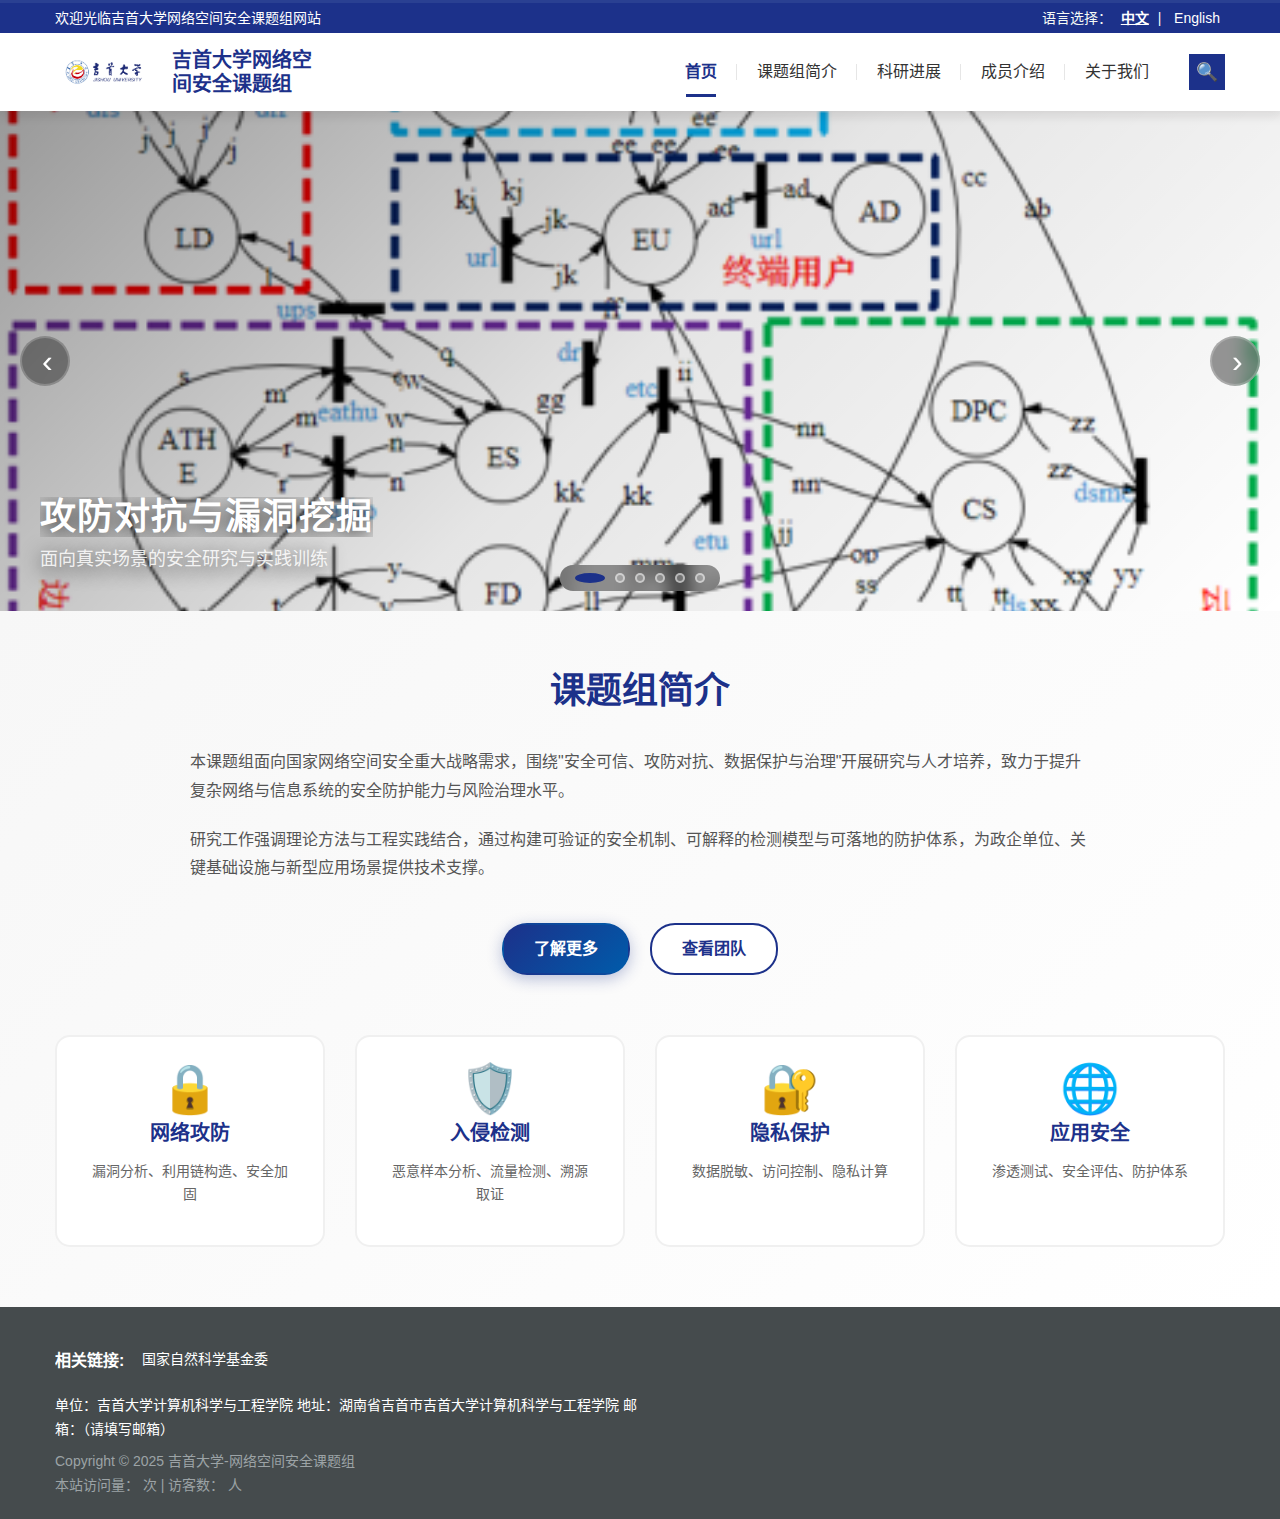
<file: index.html>
<!DOCTYPE html>
<html lang="zh-CN">

<head>
    <meta charset="UTF-8">
    <meta name="viewport" content="width=device-width, initial-scale=1.0">
    <title>首页 - 吉首大学网络空间安全课题组</title>
    <link rel="stylesheet" href="team.css">
</head>

<body>
    <!-- 顶部欢迎栏 -->
    <div class="topper">
        <div class="top">
            <div class="container">
                <div class="welcome" data-i18n="welcome">欢迎光临吉首大学网络空间安全课题组网站</div>
                <div class="top_tel">
                    <span data-i18n="language">语言选择：</span>
                    <a href="#" id="langZh" class="lang-switch active">中文</a>&nbsp;|&nbsp;
                    <a href="#" id="langEn" class="lang-switch">English</a>
                </div>
            </div>
        </div>
        
        <!-- 页眉导航 -->
        <div class="header">
            <div class="container">
                <div class="logo">
                    <a href="index.html">
                        <img src="png/image.png" alt="课题组LOGO">
                        <span class="header-title" data-i18n="site-title">吉首大学网络空间安全课题组</span>
                    </a>
                </div>
                <div class="nav">
                    <ul>
                        <li class="on"><a href="index.html" data-i18n="nav-home">首页</a></li>
                        <li><a href="intro.html" data-i18n="nav-intro">课题组简介</a></li>
                        <li><a href="research.html" data-i18n="nav-research">科研进展</a></li>
                        <li><a href="team.html" data-i18n="nav-team">成员介绍</a></li>
                        <li><a href="about.html" data-i18n="nav-about">关于我们</a></li>
                    </ul>
                </div>
                <div class="search_btnn" id="searchBtn"></div>
                <div class="model-navbtn" id="navBtn"></div>
            </div>
            <!-- 搜索区域 -->
            <div class="search_area" id="searchArea">
                <div class="container">
                    <div class="search_close" id="searchClose">×</div>
                    <div class="search_form">
                        <form method="get" action="#">
                            <input class="box_s" type="text" name="keyword" id="keywords" data-i18n-placeholder="search-placeholder" placeholder="请输入关键词" />
                            <input class="btn_s" type="submit" data-i18n="search-btn" value="搜索" />
                        </form>
                    </div>
                </div>
            </div>
        </div>
    </div>

    <!-- 侧边导航（移动端） -->
    <div class="opacity2" id="opacity2"></div>
    <div class="model-leftnav" id="leftNav">
        <h1 class="model-leftnav-top"><span data-i18n="nav-menu">导航菜单</span></h1>
        <div class="model-leftnav-main">
            <ul class="nnav">
                <li><a href="index.html" class="ce" data-i18n="nav-home">首页</a></li>
                <li><a href="intro.html" class="ce" data-i18n="nav-intro">课题组简介</a></li>
                <li><a href="research.html" class="ce" data-i18n="nav-research">科研进展</a></li>
                <li><a href="team.html" class="ce" data-i18n="nav-team">成员介绍</a></li>
                <li><a href="about.html" class="ce" data-i18n="nav-about">关于我们</a></li>
            </ul>
        </div>
    </div>

    <!-- 轮播图 -->
    <section class="hero-slider" id="model_banner">
        <div class="slider" id="slider">
            <div class="slides">
                <div class="slide active">
                    <img src="png/image copy.png" alt="轮播图1">
                    <div class="caption">
                        <h2 data-i18n="slide1-title">攻防对抗与漏洞挖掘</h2>
                        <p data-i18n="slide1-desc">面向真实场景的安全研究与实践训练</p>
                    </div>
                </div>
                <div class="slide">
                    <img src="png/Secure and Real-Time Traceable Data Sharing  in Cloud-Assisted IoT.png" alt="轮播图2">
                    <div class="caption">
                        <h2 data-i18n="slide2-title">数据安全与隐私保护</h2>
                        <p data-i18n="slide2-desc">访问控制 / 信息流控制 / 隐私计算</p>
                    </div>
                </div>
                <div class="slide">
                    <img src="png/test.png" alt="轮播图3">
                    <div class="caption">
                        <h2 data-i18n="slide3-title">云数据安全与边云协同</h2>
                        <p data-i18n="slide3-desc">安全协议、形式化分析与系统安全评估</p>
                    </div>
                </div>
                <div class="slide">
                    <img src="png/test.png" alt="轮播图3">
                    <div class="caption">
                        <h2 data-i18n="slide3-title">云数据安全与边云协同</h2>
                        <p data-i18n="slide3-desc">安全协议、形式化分析与系统安全评估</p>
                    </div>
                </div>
                <div class="slide">
                    <img src="png/test.png" alt="轮播图3">
                    <div class="caption">
                        <h2 data-i18n="slide3-title">云数据安全与边云协同</h2>
                        <p data-i18n="slide3-desc">安全协议、形式化分析与系统安全评估</p>
                    </div>
                </div>
                <div class="slide">
                    <img src="png/test.png" alt="轮播图3">
                    <div class="caption">
                        <h2 data-i18n="slide3-title">云数据安全与边云协同</h2>
                        <p data-i18n="slide3-desc">安全协议、形式化分析与系统安全评估</p>
                    </div>
                </div>
            </div>
            <button class="nav prev" aria-label="上一张">‹</button>
            <button class="nav next" aria-label="下一张">›</button>
            <div class="dots" aria-label="轮播指示点"></div>
        </div>
    </section>

    <!-- 首页简介 -->
    <div class="home-intro">
        <div class="container">
            <div class="intro-content">
                <h2 data-i18n="home-intro-title">课题组简介</h2>
                <div class="intro-text">
                    <p data-i18n="home-intro-text1">
                        本课题组面向国家网络空间安全重大战略需求，围绕"安全可信、攻防对抗、数据保护与治理"开展研究与人才培养，
                        致力于提升复杂网络与信息系统的安全防护能力与风险治理水平。
                    </p>
                    <p data-i18n="home-intro-text2">
                        研究工作强调理论方法与工程实践结合，通过构建可验证的安全机制、可解释的检测模型与可落地的防护体系，
                        为政企单位、关键基础设施与新型应用场景提供技术支撑。
                    </p>
                </div>
                <div class="intro-buttons">
                    <a href="intro.html" class="btn-primary" data-i18n="more-info">了解更多</a>
                    <a href="team.html" class="btn-secondary" data-i18n="view-team">查看团队</a>
                </div>
            </div>
            
            <!-- 研究方向卡片 -->
            <div class="research-cards">
                <div class="research-card">
                    <div class="card-icon">🔒</div>
                    <h3 data-i18n="research-card1-title">网络攻防</h3>
                    <p data-i18n="research-card1-desc">漏洞分析、利用链构造、安全加固</p>
                </div>
                <div class="research-card">
                    <div class="card-icon">🛡️</div>
                    <h3 data-i18n="research-card2-title">入侵检测</h3>
                    <p data-i18n="research-card2-desc">恶意样本分析、流量检测、溯源取证</p>
                </div>
                <div class="research-card">
                    <div class="card-icon">🔐</div>
                    <h3 data-i18n="research-card3-title">隐私保护</h3>
                    <p data-i18n="research-card3-desc">数据脱敏、访问控制、隐私计算</p>
                </div>
                <div class="research-card">
                    <div class="card-icon">🌐</div>
                    <h3 data-i18n="research-card4-title">应用安全</h3>
                    <p data-i18n="research-card4-desc">渗透测试、安全评估、防护体系</p>
                </div>
            </div>
        </div>
    </div>

    <!-- 页脚 -->
    <div class="footer">
        <div class="container">
            <div class="foot_left">
                <div class="m-link1">
                    <div class="item">
                        <span data-i18n="related-links">相关链接:</span>
                        <ul class="ul-link1">
                            <li><a href="https://www.nsfc.gov.cn/" target="_blank" data-i18n="nsfc">国家自然科学基金委</a></li>
                        </ul>
                    </div>
                </div>
                <div class="contact">
                    <span data-i18n="contact-info">单位：吉首大学计算机科学与工程学院 &nbsp;&nbsp;&nbsp;&nbsp; 
                    地址：湖南省吉首市吉首大学计算机科学与工程学院&nbsp;&nbsp;&nbsp;&nbsp; <br>
                    邮箱：（请填写邮箱）</span>
                </div>
                <div class="copyright">
                    Copyright © 2025 <span data-i18n="site-name">吉首大学-网络空间安全课题组</span>
                    <p>
                        <span data-i18n="visit-count">本站访问量：</span><span id="busuanzi_value_site_pv"></span> <span data-i18n="times">次</span> | 
                        <span data-i18n="visitor-count">访客数：</span><span id="busuanzi_value_site_uv"></span> <span data-i18n="people">人</span>
                    </p>
                </div>
            </div>
        </div>
    </div>

    <!-- 返回顶部按钮 -->
    <button class="back-to-top" id="backToTop" aria-label="返回顶部">↑</button>

    <script async src="//busuanzi.ibruce.info/busuanzi/2.3/busuanzi.pure.mini.js"></script>
    <script src="i18n.js"></script>
    <script src="common.js"></script>
</body>

</html>
</file>
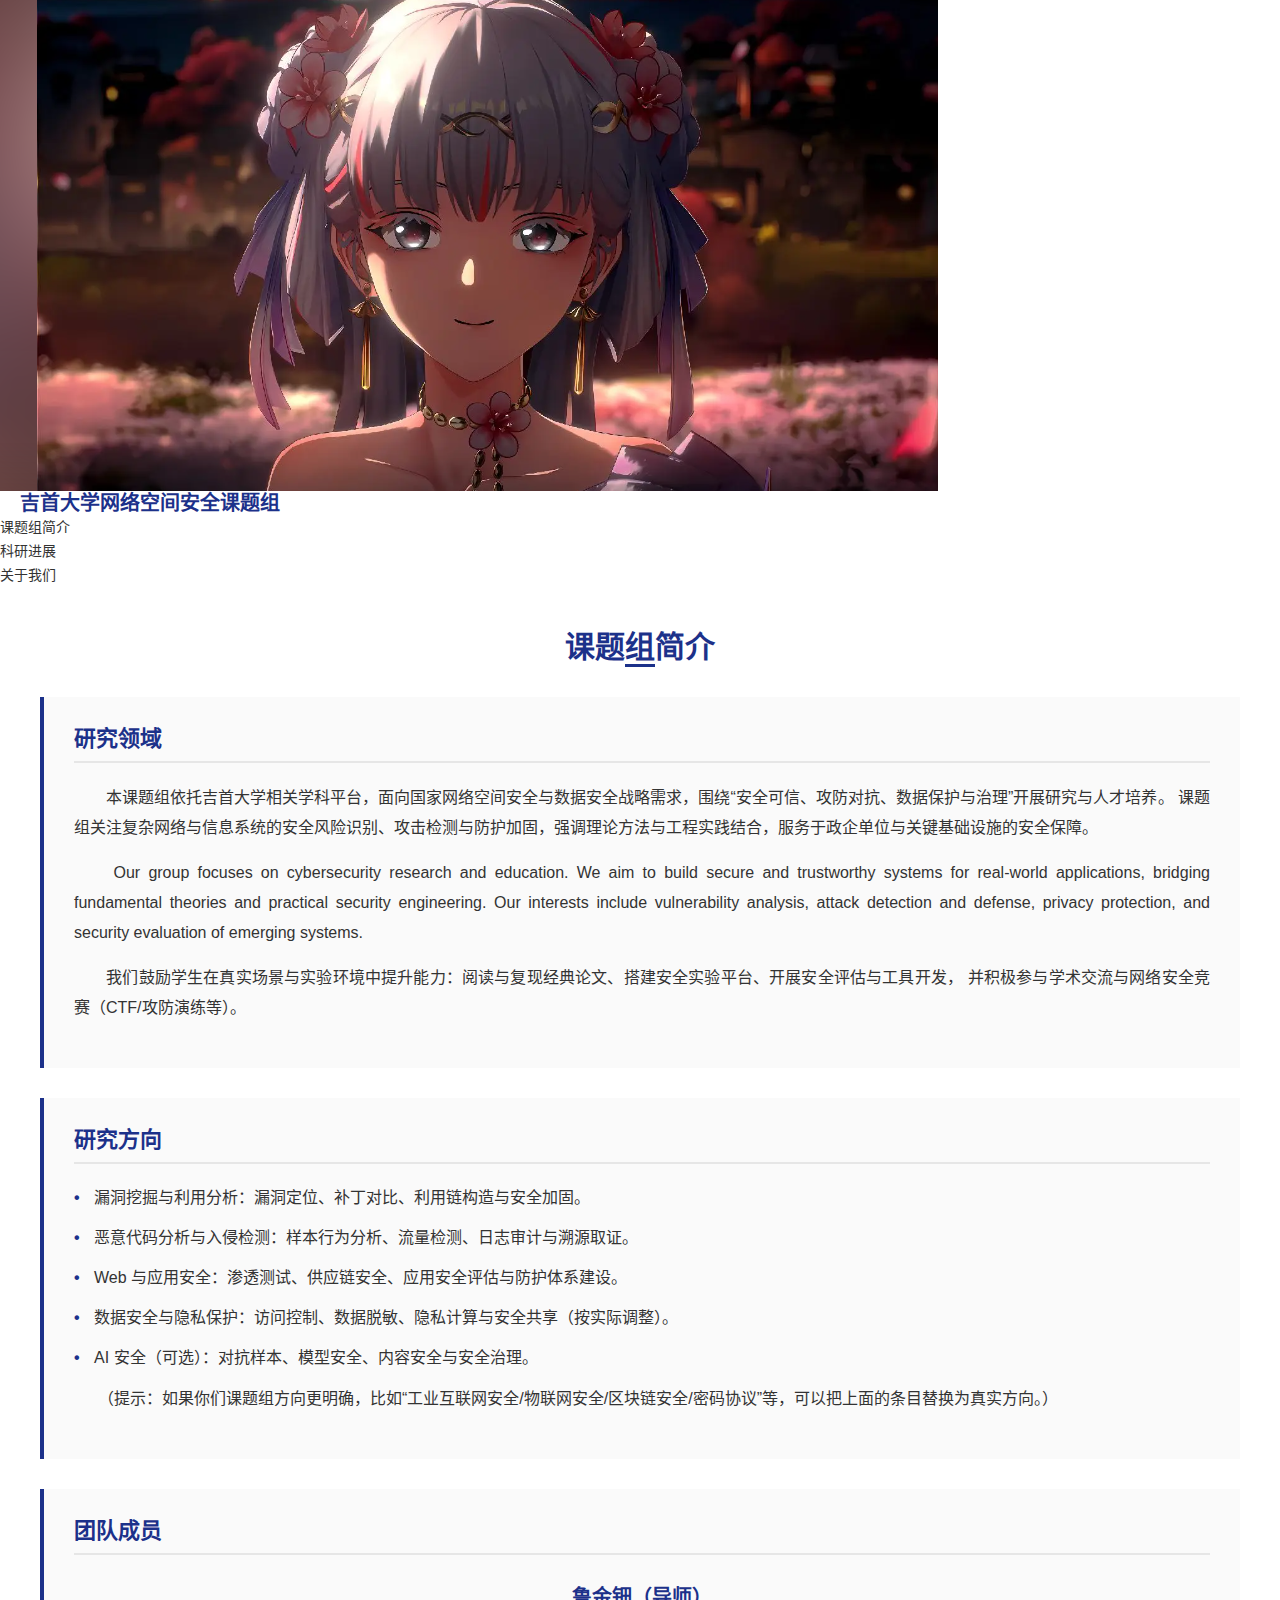
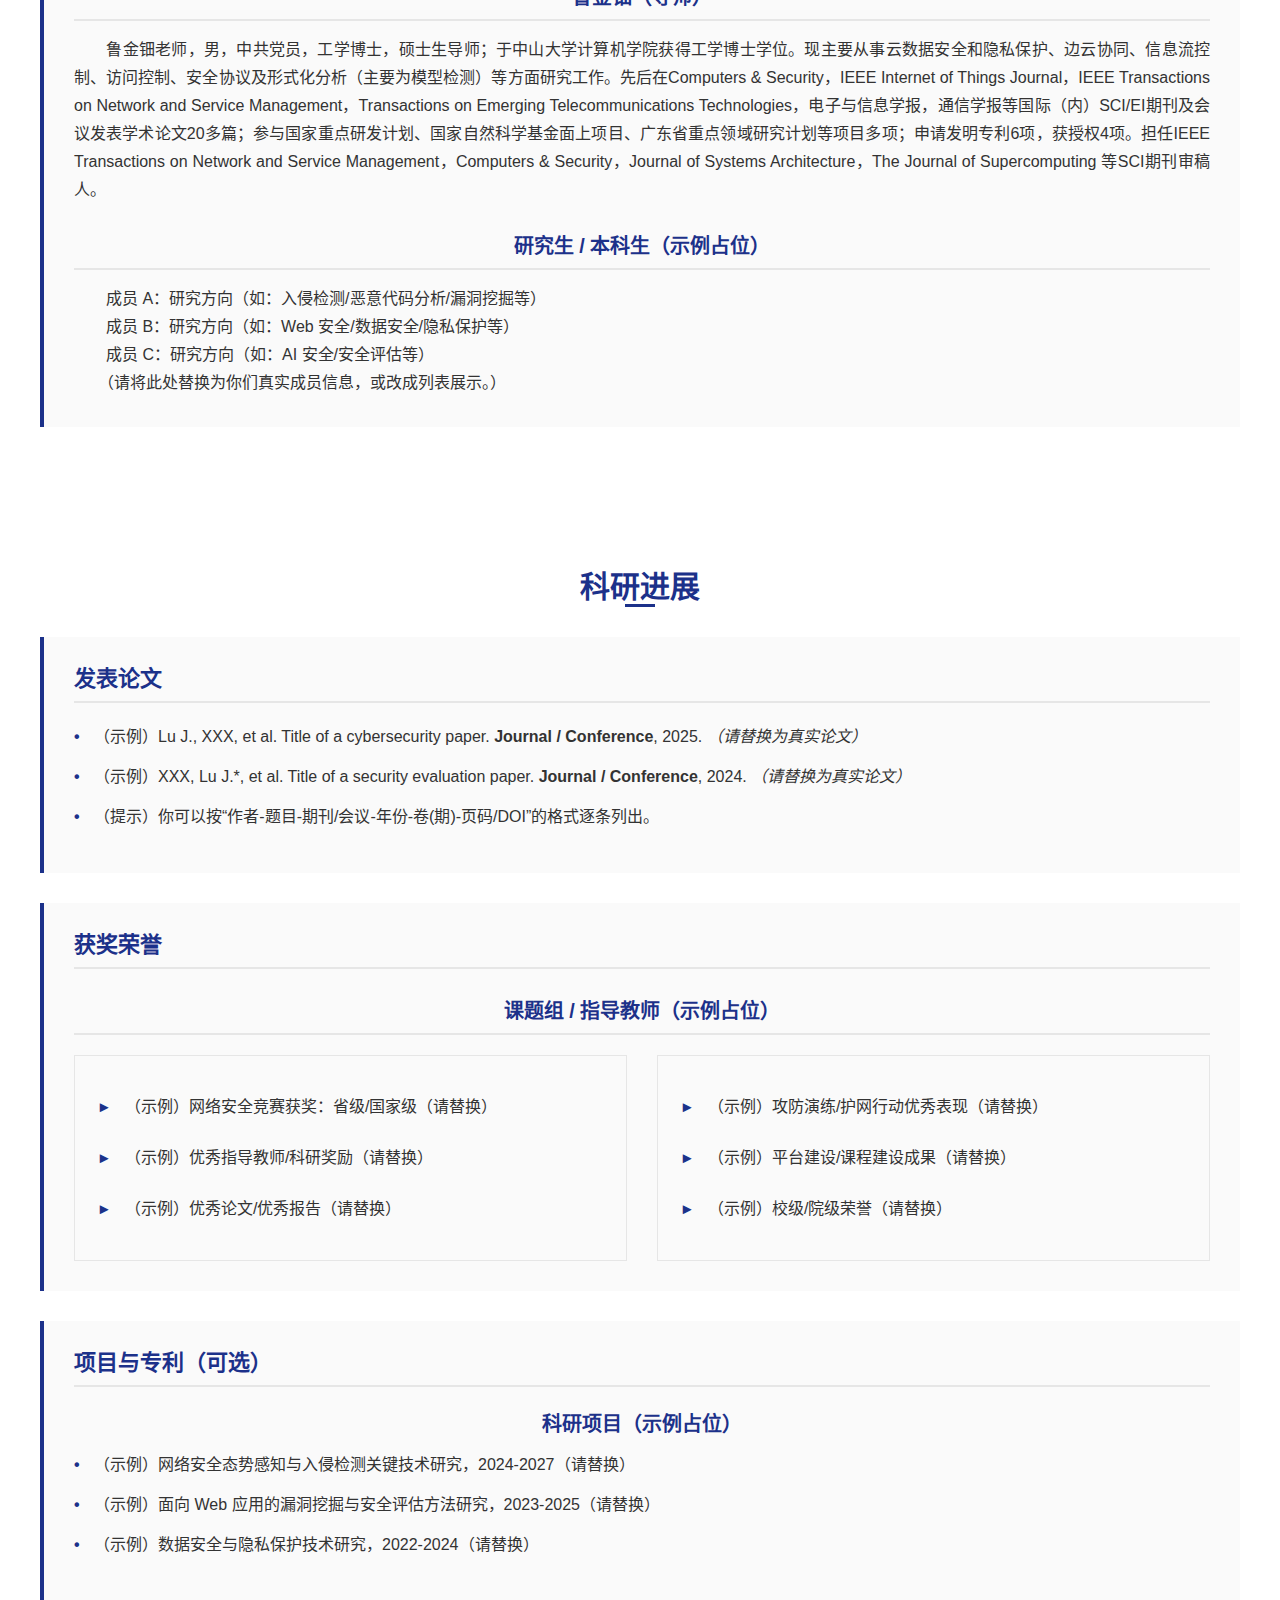
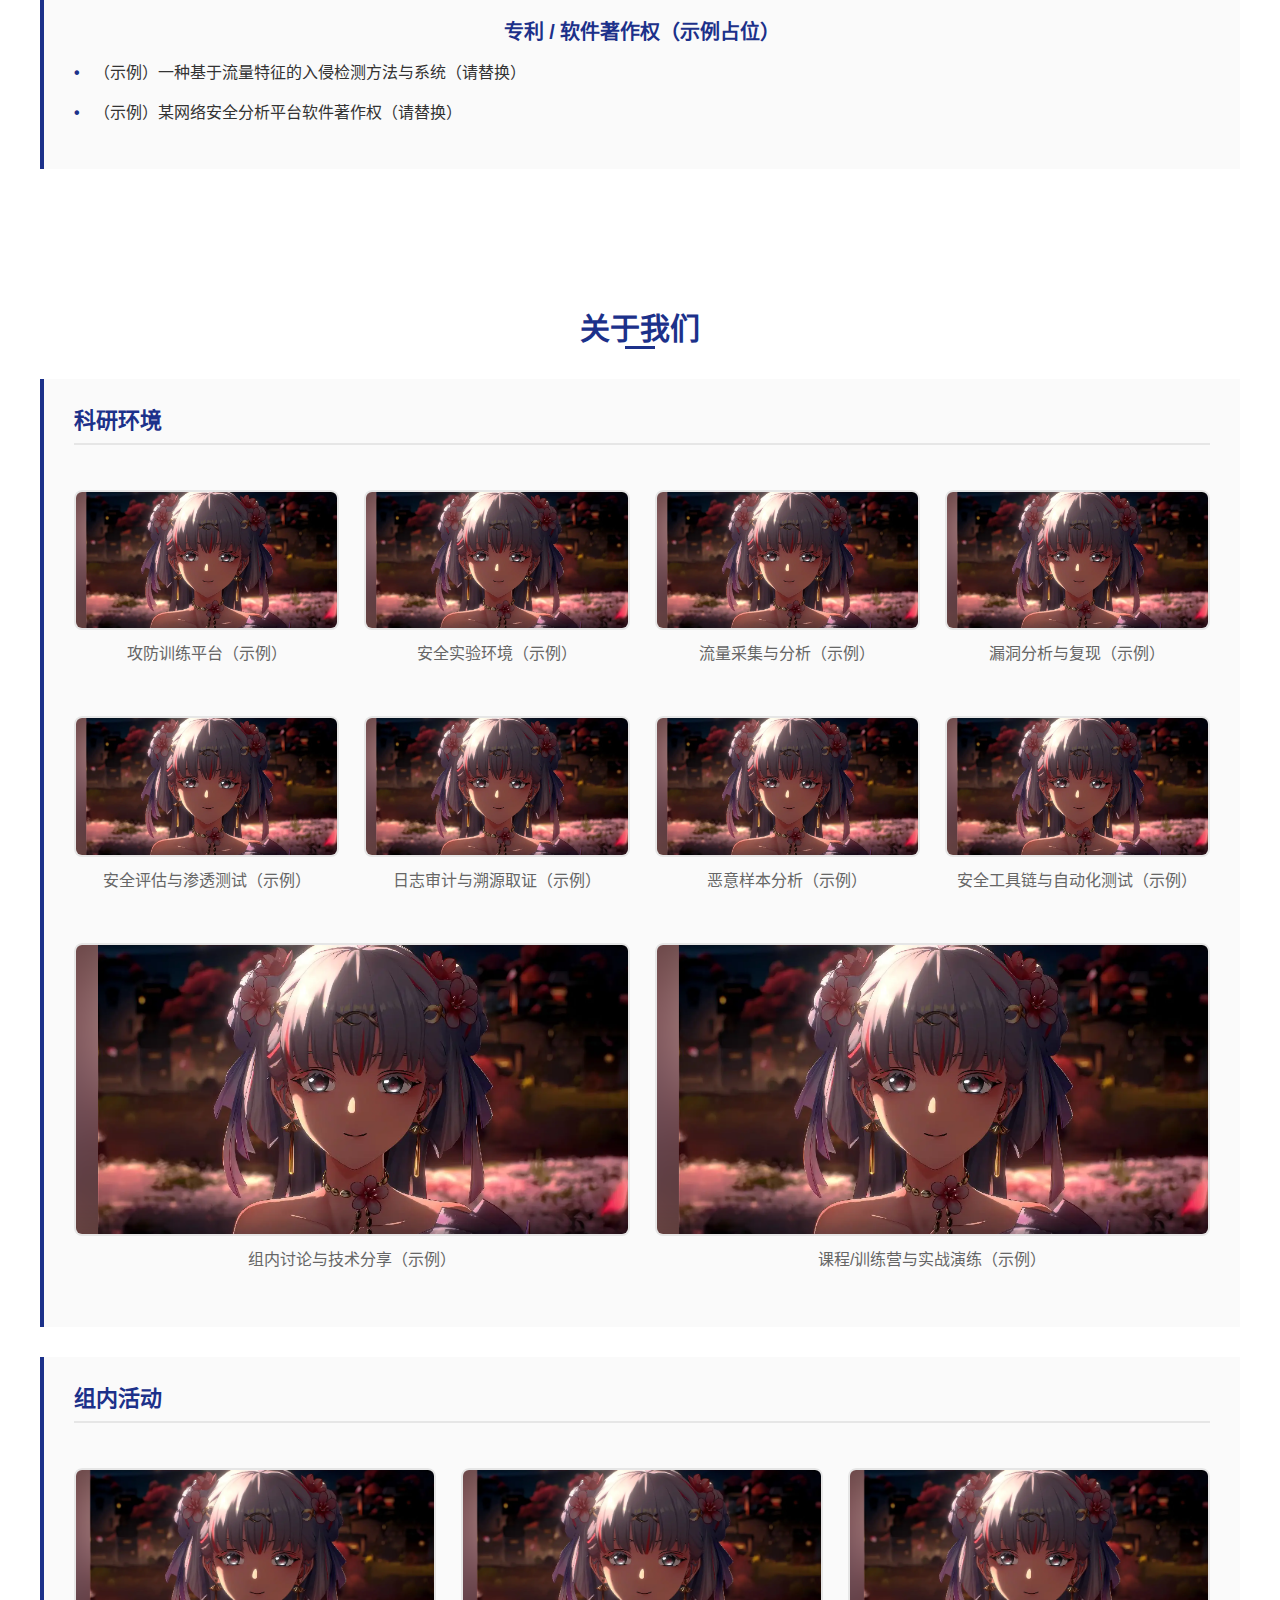
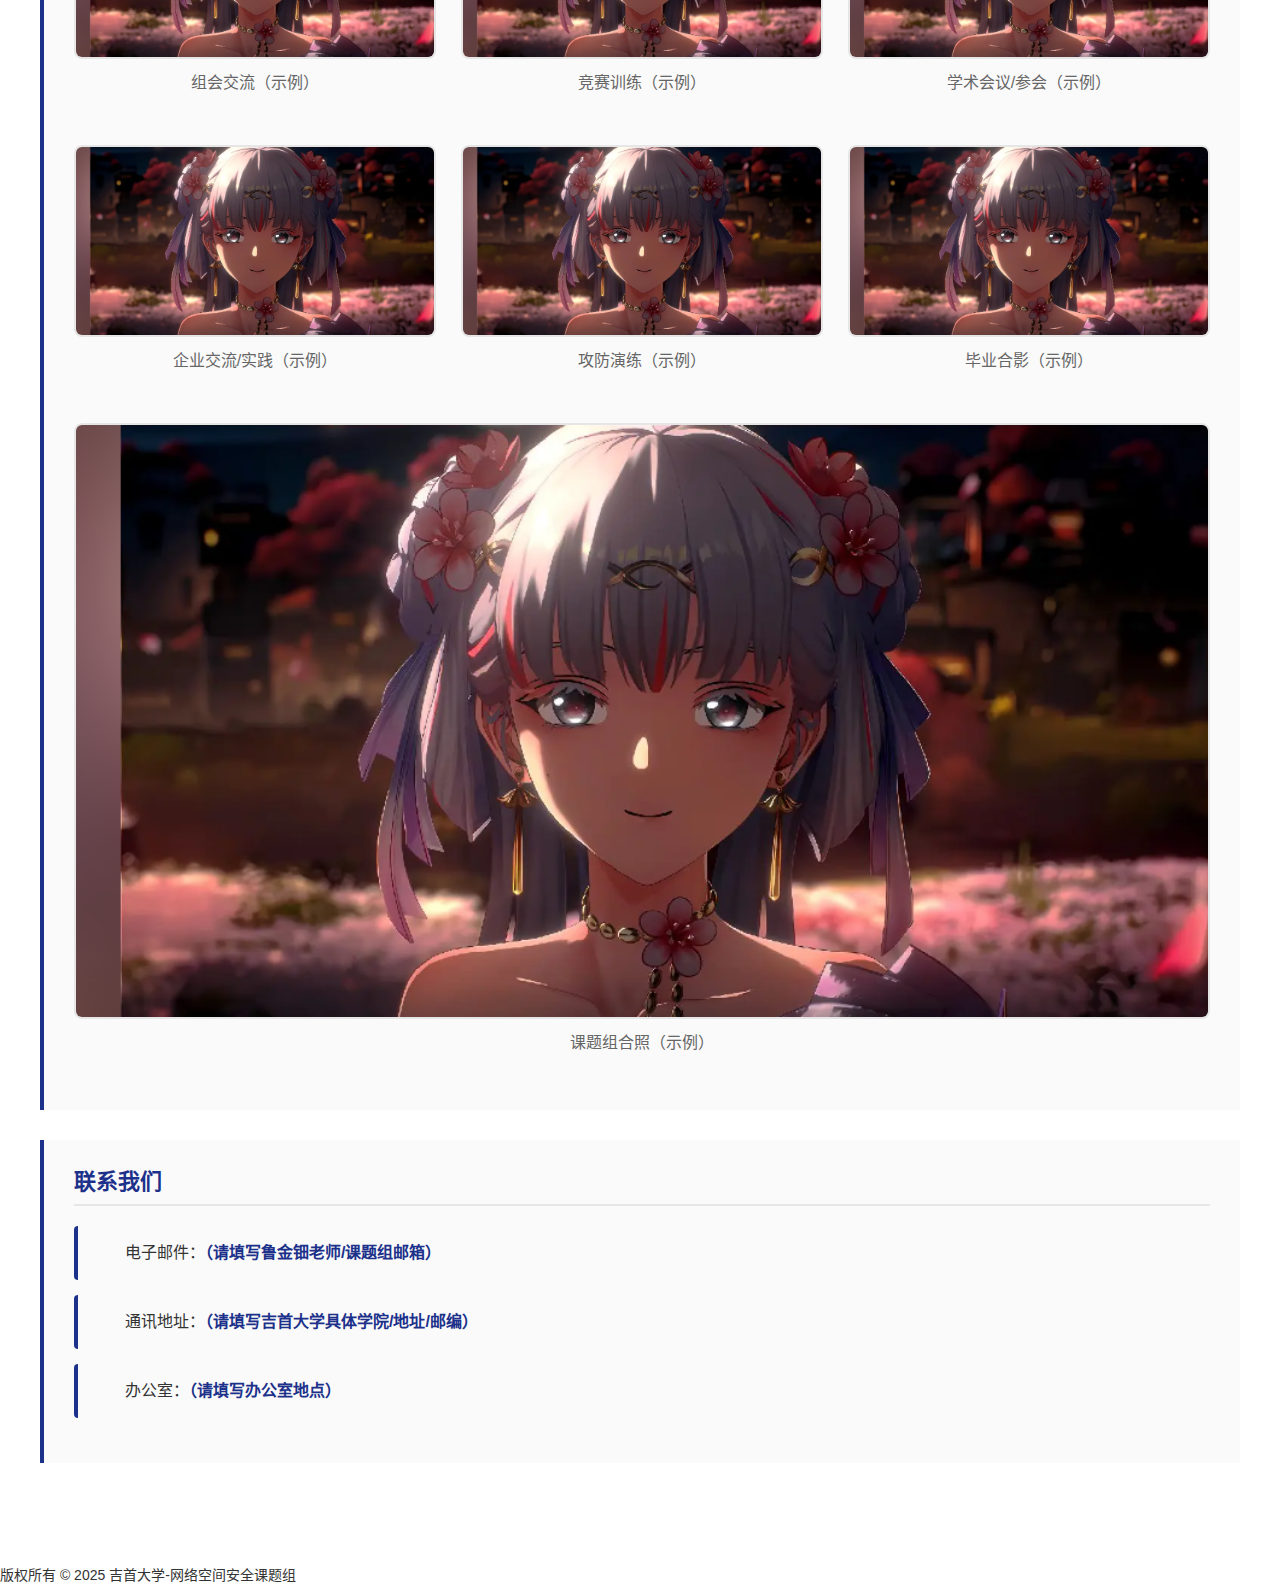
<file: combined.html>
<!DOCTYPE html>
<html lang="zh-CN">

<head>
    <meta charset="UTF-8">
    <meta name="viewport" content="width=device-width, initial-scale=1.0">
    <title>吉首大学网络空间安全课题组</title>
    <link rel="stylesheet" href="team.css">
</head>

<body>
    <header>
        <img src="png/test.png" alt="课题组LOGO" class="header-img">
        <h1 class="header-title">吉首大学网络空间安全课题组</h1>
        <nav class="header-nav">
            <ul>
                <li><a href="#synopsis">课题组简介</a></li>
                <li><a href="#research">科研进展</a></li>
                <li><a href="#about">关于我们</a></li>
            </ul>
        </nav>
    </header>

    <main>
        <!-- 课题组简介 -->
        <section class="intro">
            <h2 id="synopsis">课题组简介</h2>

            <section class="sy_1">
                <h3 class="sy_1_title">研究领域</h3>
                <p class="sy_1_info">
                    　　本课题组依托吉首大学相关学科平台，面向国家网络空间安全与数据安全战略需求，围绕“安全可信、攻防对抗、数据保护与治理”开展研究与人才培养。
                    课题组关注复杂网络与信息系统的安全风险识别、攻击检测与防护加固，强调理论方法与工程实践结合，服务于政企单位与关键基础设施的安全保障。
                </p>
                <p class="sy_1_info">
                    　　Our group focuses on cybersecurity research and education. We aim to build secure and trustworthy systems
                    for real-world applications, bridging fundamental theories and practical security engineering. Our interests include
                    vulnerability analysis, attack detection and defense, privacy protection, and security evaluation of emerging systems.
                </p>
                <p class="sy_1_info">
                    　　我们鼓励学生在真实场景与实验环境中提升能力：阅读与复现经典论文、搭建安全实验平台、开展安全评估与工具开发，
                    并积极参与学术交流与网络安全竞赛（CTF/攻防演练等）。
                </p>
            </section>

            <section class="sy_1">
                <h3 class="sy_1_title">研究方向</h3>
                <ol>
                    <li class="sy_3_info">漏洞挖掘与利用分析：漏洞定位、补丁对比、利用链构造与安全加固。</li>
                    <li class="sy_3_info">恶意代码分析与入侵检测：样本行为分析、流量检测、日志审计与溯源取证。</li>
                    <li class="sy_3_info">Web 与应用安全：渗透测试、供应链安全、应用安全评估与防护体系建设。</li>
                    <li class="sy_3_info">数据安全与隐私保护：访问控制、数据脱敏、隐私计算与安全共享（按实际调整）。</li>
                    <li class="sy_3_info">AI 安全（可选）：对抗样本、模型安全、内容安全与安全治理。</li>
                </ol>
                <p class="sy_1_info">
                    　　（提示：如果你们课题组方向更明确，比如“工业互联网安全/物联网安全/区块链安全/密码协议”等，可以把上面的条目替换为真实方向。）
                </p>
            </section>

            <section class="sy_1">
                <h3 class="sy_1_title">团队成员</h3>

                <p class="sy_name">鲁金钿（导师）</p>
                <p class="sy_2_info">
                    　　鲁金钿老师，男，中共党员，工学博士，硕士生导师；于中山大学计算机学院获得工学博士学位。现主要从事云数据安全和隐私保护、边云协同、信息流控制、访问控制、安全协议及形式化分析（主要为模型检测）等方面研究工作。先后在Computers & Security，IEEE Internet of Things Journal，IEEE Transactions on Network and Service Management，Transactions on Emerging Telecommunications Technologies，电子与信息学报，通信学报等国际（内）SCI/EI期刊及会议发表学术论文20多篇；参与国家重点研发计划、国家自然科学基金面上项目、广东省重点领域研究计划等项目多项；申请发明专利6项，获授权4项。担任IEEE Transactions on Network and Service Management，Computers & Security，Journal of Systems Architecture，The Journal of Supercomputing 等SCI期刊审稿人。
                </p>

                <p class="sy_name">研究生 / 本科生（示例占位）</p>
                <p class="sy_2_info">
                    　　成员 A：研究方向（如：入侵检测/恶意代码分析/漏洞挖掘等）<br>
                    　　成员 B：研究方向（如：Web 安全/数据安全/隐私保护等）<br>
                    　　成员 C：研究方向（如：AI 安全/安全评估等）<br>
                    　　（请将此处替换为你们真实成员信息，或改成列表展示。）
                </p>
            </section>
        </section>

        <!-- 科研进展 -->
        <section class="research">
            <h2 id="research">科研进展</h2>

            <section class="sy_1">
                <h3 class="sy_1_title">发表论文</h3>
                <ol>
                    <li class="sy_3_info">
                        （示例）Lu J., XXX, et al. Title of a cybersecurity paper.
                        <strong>Journal / Conference</strong>, 2025.
                        <em>（请替换为真实论文）</em>
                    </li>
                    <li class="sy_3_info">
                        （示例）XXX, Lu J.*, et al. Title of a security evaluation paper.
                        <strong>Journal / Conference</strong>, 2024.
                        <em>（请替换为真实论文）</em>
                    </li>
                    <li class="sy_3_info">
                        （提示）你可以按“作者-题目-期刊/会议-年份-卷(期)-页码/DOI”的格式逐条列出。
                    </li>
                </ol>
            </section>

            <section class="sy_1">
                <h3 class="sy_1_title">获奖荣誉</h3>
                <p class="sy_name">课题组 / 指导教师（示例占位）</p>
                <div class="sec_two">
                    <section class="sec_two_left">
                        <ul class="sy_4_info">
                            <li>（示例）网络安全竞赛获奖：省级/国家级（请替换）</li>
                            <li>（示例）优秀指导教师/科研奖励（请替换）</li>
                            <li>（示例）优秀论文/优秀报告（请替换）</li>
                        </ul>
                    </section>
                    <section class="sec_two_right">
                        <ul class="sy_4_info">
                            <li>（示例）攻防演练/护网行动优秀表现（请替换）</li>
                            <li>（示例）平台建设/课程建设成果（请替换）</li>
                            <li>（示例）校级/院级荣誉（请替换）</li>
                        </ul>
                    </section>
                </div>
            </section>

            <section class="sy_1">
                <h3 class="sy_1_title">项目与专利（可选）</h3>
                <p class="sy_2_title">科研项目（示例占位）</p>
                <ol>
                    <li class="sy_5_info">（示例）网络安全态势感知与入侵检测关键技术研究，2024-2027（请替换）</li>
                    <li class="sy_5_info">（示例）面向 Web 应用的漏洞挖掘与安全评估方法研究，2023-2025（请替换）</li>
                    <li class="sy_5_info">（示例）数据安全与隐私保护技术研究，2022-2024（请替换）</li>
                </ol>
                <br>
                <p class="sy_2_title">专利 / 软件著作权（示例占位）</p>
                <ol>
                    <li class="sy_5_info">（示例）一种基于流量特征的入侵检测方法与系统（请替换）</li>
                    <li class="sy_5_info">（示例）某网络安全分析平台软件著作权（请替换）</li>
                </ol>
            </section>
        </section>

        <!-- 关于我们 -->
        <section class="research">
            <h2 id="about">关于我们</h2>

            <section class="sy_1">
                <h3 class="sy_1_title">科研环境</h3>

                <div class="image-kyhj1">
                    <div class="image-item-kyhj">
                        <img src="png/test.png" alt="科研环境图片1">
                        <p class="image-caption-kyhj">攻防训练平台（示例）</p>
                    </div>
                    <div class="image-item-kyhj">
                        <img src="png/test.png" alt="科研环境图片2">
                        <p class="image-caption-kyhj">安全实验环境（示例）</p>
                    </div>
                    <div class="image-item-kyhj">
                        <img src="png/test.png" alt="科研环境图片3">
                        <p class="image-caption-kyhj">流量采集与分析（示例）</p>
                    </div>
                    <div class="image-item-kyhj">
                        <img src="png/test.png" alt="科研环境图片4">
                        <p class="image-caption-kyhj">漏洞分析与复现（示例）</p>
                    </div>
                </div>

                <div class="image-kyhj1">
                    <div class="image-item-kyhj">
                        <img src="png/test.png" alt="科研环境图片5">
                        <p class="image-caption-kyhj">安全评估与渗透测试（示例）</p>
                    </div>
                    <div class="image-item-kyhj">
                        <img src="png/test.png" alt="科研环境图片6">
                        <p class="image-caption-kyhj">日志审计与溯源取证（示例）</p>
                    </div>
                    <div class="image-item-kyhj">
                        <img src="png/test.png" alt="科研环境图片7">
                        <p class="image-caption-kyhj">恶意样本分析（示例）</p>
                    </div>
                    <div class="image-item-kyhj">
                        <img src="png/test.png" alt="科研环境图片8">
                        <p class="image-caption-kyhj">安全工具链与自动化测试（示例）</p>
                    </div>
                </div>

                <div class="image-kyhj2">
                    <div class="image-item-kyhj-1">
                        <img src="png/test.png" alt="科研环境图片9">
                        <p class="image-caption-kyhj">组内讨论与技术分享（示例）</p>
                    </div>
                    <div class="image-item-kyhj-1">
                        <img src="png/test.png" alt="科研环境图片10">
                        <p class="image-caption-kyhj">课程/训练营与实战演练（示例）</p>
                    </div>
                </div>
            </section>

            <section class="sy_1">
                <h3 class="sy_1_title">组内活动</h3>
                <div class="image-kyhj1">
                    <div class="image-item-kyhj-2">
                        <img src="png/test.png" alt="活动图片1">
                        <p class="image-caption-kyhj">组会交流（示例）</p>
                    </div>
                    <div class="image-item-kyhj-2">
                        <img src="png/test.png" alt="活动图片2">
                        <p class="image-caption-kyhj">竞赛训练（示例）</p>
                    </div>
                    <div class="image-item-kyhj-2">
                        <img src="png/test.png" alt="活动图片3">
                        <p class="image-caption-kyhj">学术会议/参会（示例）</p>
                    </div>
                </div>

                <div class="image-kyhj1">
                    <div class="image-item-kyhj-2">
                        <img src="png/test.png" alt="活动图片4">
                        <p class="image-caption-kyhj">企业交流/实践（示例）</p>
                    </div>
                    <div class="image-item-kyhj-2">
                        <img src="png/test.png" alt="活动图片5">
                        <p class="image-caption-kyhj">攻防演练（示例）</p>
                    </div>
                    <div class="image-item-kyhj-2">
                        <img src="png/test.png" alt="活动图片6">
                        <p class="image-caption-kyhj">毕业合影（示例）</p>
                    </div>
                </div>

                <div class="image-kyhj1">
                    <div class="image-item-kyhj-3">
                        <img src="png/test.png" alt="活动图片7">
                        <p class="image-caption-kyhj">课题组合照（示例）</p>
                    </div>
                </div>
            </section>

            <section class="sy_1">
                <h3 class="sy_1_title">联系我们</h3>
                <p class="call">　　电子邮件：<strong>（请填写鲁金钿老师/课题组邮箱）</strong></p>
                <p class="call">　　通讯地址：<strong>（请填写吉首大学具体学院/地址/邮编）</strong></p>
                <p class="call">　　办公室：<strong>（请填写办公室地点）</strong></p>
            </section>
        </section>
    </main>

    <footer>
        <p>版权所有 &copy; 2025 吉首大学-网络空间安全课题组</p>
    </footer>
</body>

</html>
</file>
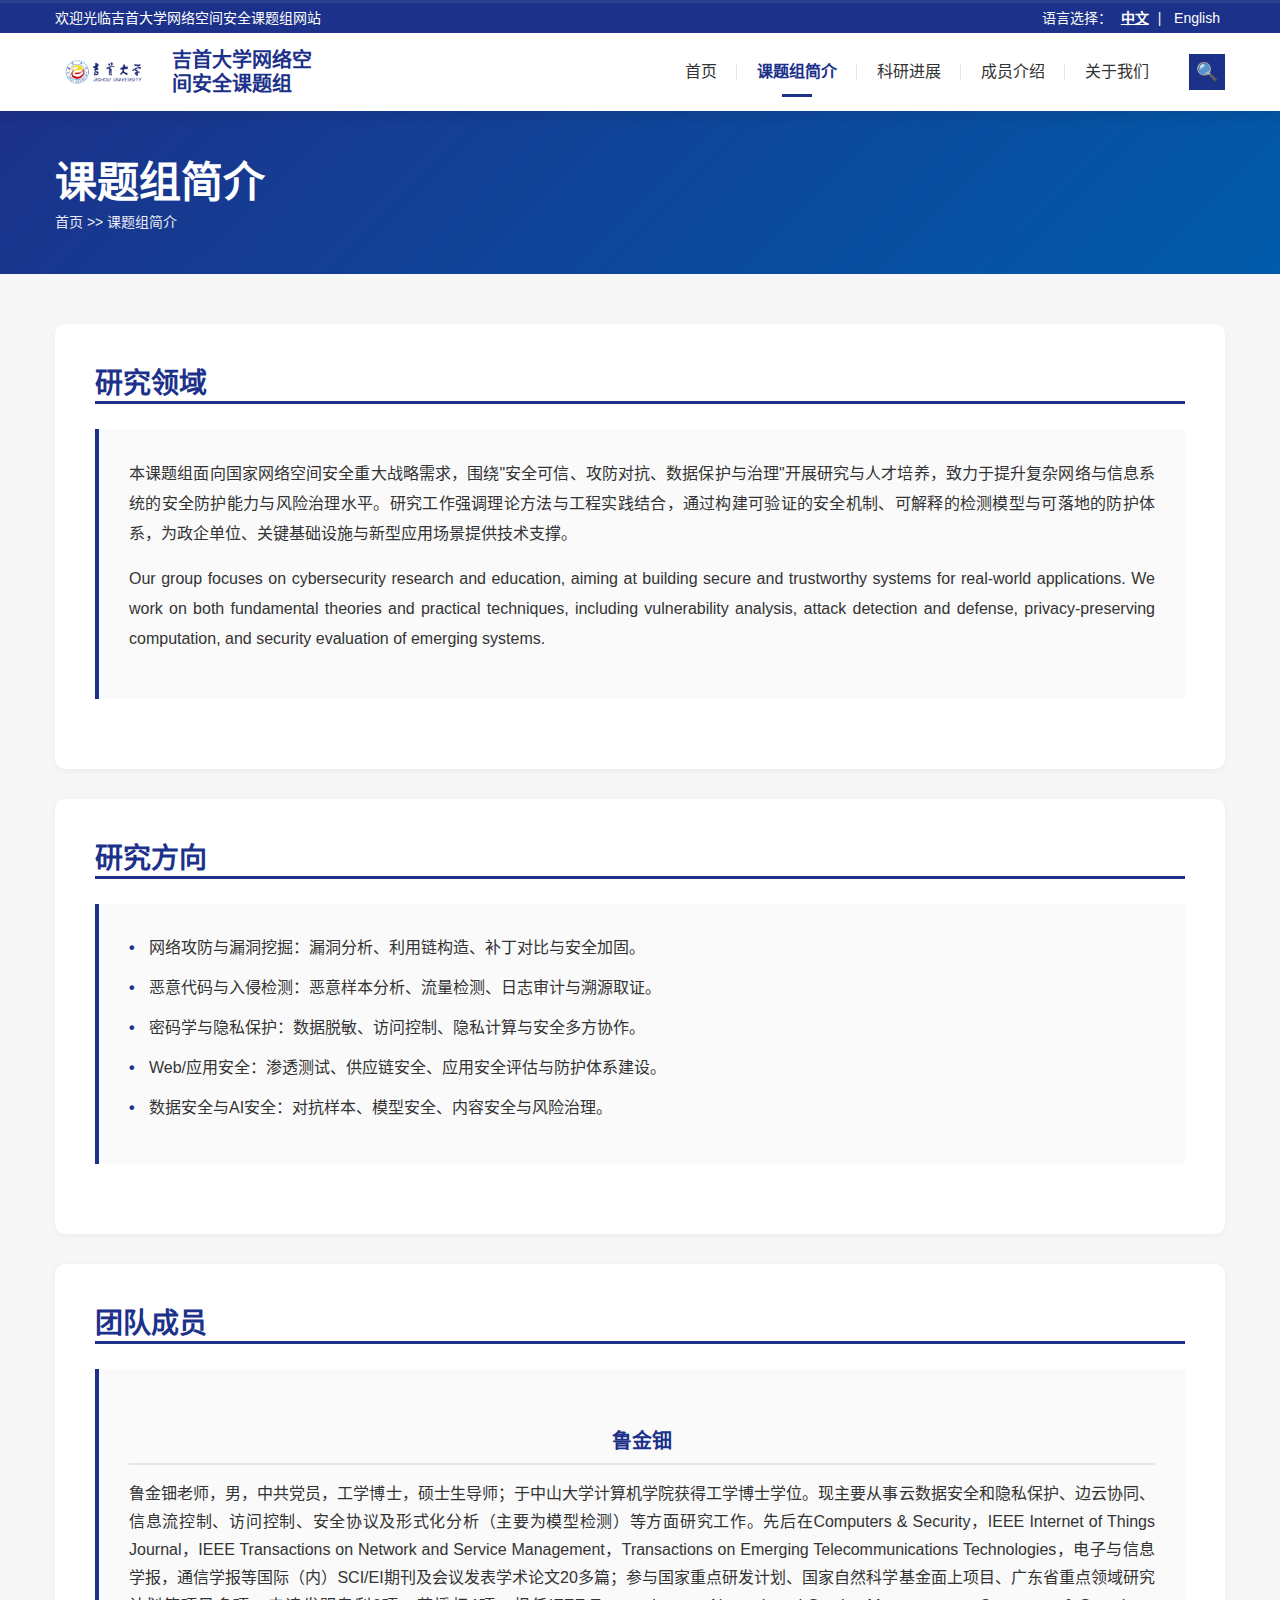
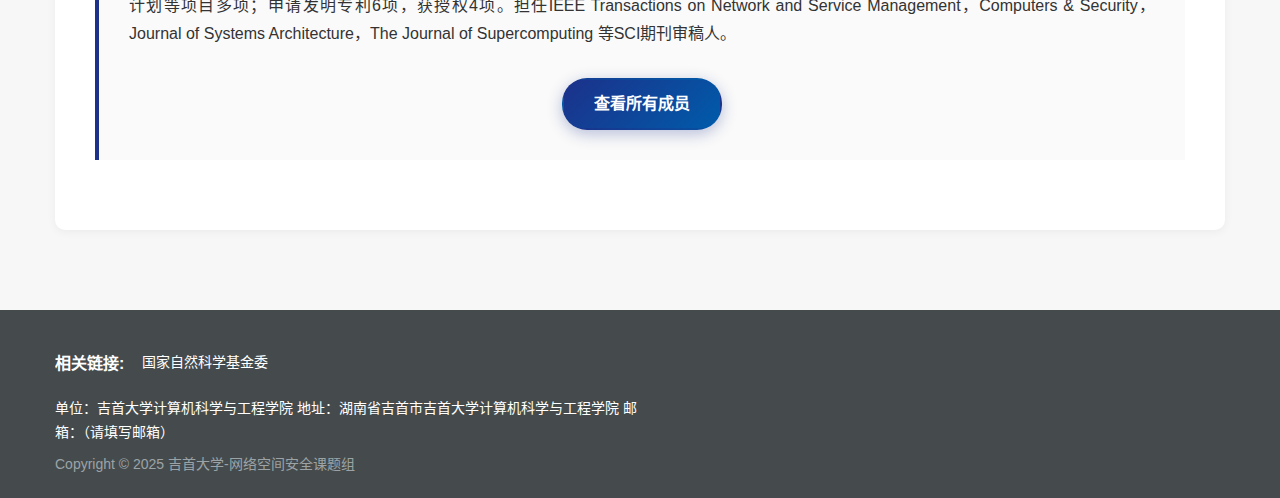
<file: intro.html>
<!DOCTYPE html>
<html lang="zh-CN">

<head>
    <meta charset="UTF-8">
    <meta name="viewport" content="width=device-width, initial-scale=1.0">
    <title>课题组简介 - 吉首大学网络空间安全课题组</title>
    <link rel="stylesheet" href="team.css">
</head>

<body>
    <!-- 顶部欢迎栏 -->
    <div class="topper">
        <div class="top">
            <div class="container">
                <div class="welcome" data-i18n="welcome">欢迎光临吉首大学网络空间安全课题组网站</div>
                <div class="top_tel">
                    <span data-i18n="language">语言选择：</span>
                    <a href="#" id="langZh" class="lang-switch active">中文</a>&nbsp;|&nbsp;
                    <a href="#" id="langEn" class="lang-switch">English</a>
                </div>
            </div>
        </div>
        
        <!-- 页眉导航 -->
        <div class="header">
            <div class="container">
                <div class="logo">
                    <a href="index.html">
                        <img src="png/image.png" alt="课题组LOGO">
                        <span class="header-title" data-i18n="site-title">吉首大学网络空间安全课题组</span>
                    </a>
                </div>
                <div class="nav">
                    <ul>
                        <li><a href="index.html" data-i18n="nav-home">首页</a></li>
                        <li class="on"><a href="intro.html" data-i18n="nav-intro">课题组简介</a></li>
                        <li><a href="research.html" data-i18n="nav-research">科研进展</a></li>
                        <li><a href="team.html" data-i18n="nav-team">成员介绍</a></li>
                        <li><a href="about.html" data-i18n="nav-about">关于我们</a></li>
                    </ul>
                </div>
                <div class="search_btnn" id="searchBtn"></div>
                <div class="model-navbtn" id="navBtn"></div>
            </div>
            <div class="search_area" id="searchArea">
                <div class="container">
                    <div class="search_close" id="searchClose">×</div>
                    <div class="search_form">
                        <form method="get" action="#">
                            <input class="box_s" type="text" name="keyword" id="keywords" data-i18n-placeholder="search-placeholder" placeholder="请输入关键词" />
                            <input class="btn_s" type="submit" data-i18n="search-btn" value="搜索" />
                        </form>
                    </div>
                </div>
            </div>
        </div>
    </div>

    <!-- 侧边导航（移动端） -->
    <div class="opacity2" id="opacity2"></div>
    <div class="model-leftnav" id="leftNav">
        <h1 class="model-leftnav-top"><span data-i18n="nav-menu">导航菜单</span></h1>
        <div class="model-leftnav-main">
            <ul class="nnav">
                <li><a href="index.html" class="ce" data-i18n="nav-home">首页</a></li>
                <li><a href="intro.html" class="ce" data-i18n="nav-intro">课题组简介</a></li>
                <li><a href="research.html" class="ce" data-i18n="nav-research">科研进展</a></li>
                <li><a href="team.html" class="ce" data-i18n="nav-team">成员介绍</a></li>
                <li><a href="about.html" class="ce" data-i18n="nav-about">关于我们</a></li>
            </ul>
        </div>
    </div>

    <!-- 页面标题 -->
    <div class="page-header">
        <div class="container">
            <h1 data-i18n="nav-intro">课题组简介</h1>
            <div class="breadcrumb">
                <a href="index.html" data-i18n="nav-home">首页</a> >> <span data-i18n="nav-intro">课题组简介</span>
            </div>
        </div>
    </div>

    <!-- 主体内容 -->
    <div class="page-content">
        <div class="container">
            <section class="content-section">
                <h2 data-i18n="intro-research-area">研究领域</h2>
                <div class="sy_1">
                    <p class="sy_1_info" data-i18n="intro-area-text1">
                        本课题组面向国家网络空间安全重大战略需求，围绕"安全可信、攻防对抗、数据保护与治理"开展研究与人才培养，
                        致力于提升复杂网络与信息系统的安全防护能力与风险治理水平。研究工作强调理论方法与工程实践结合，
                        通过构建可验证的安全机制、可解释的检测模型与可落地的防护体系，为政企单位、关键基础设施与新型应用场景提供技术支撑。
                    </p>
                    <p class="sy_1_info" data-i18n="intro-area-text2">
                        Our group focuses on cybersecurity research and education, aiming at building secure and trustworthy
                        systems for real-world applications. We work on both fundamental theories and practical techniques,
                        including vulnerability analysis, attack detection and defense, privacy-preserving computation, and
                        security evaluation of emerging systems.
                    </p>
                </div>
            </section>

            <section class="content-section">
                <h2 data-i18n="intro-research-directions">研究方向</h2>
                <div class="sy_1">
                    <ol>
                        <li class="sy_3_info" data-i18n="direction1">网络攻防与漏洞挖掘：漏洞分析、利用链构造、补丁对比与安全加固。</li>
                        <li class="sy_3_info" data-i18n="direction2">恶意代码与入侵检测：恶意样本分析、流量检测、日志审计与溯源取证。</li>
                        <li class="sy_3_info" data-i18n="direction3">密码学与隐私保护：数据脱敏、访问控制、隐私计算与安全多方协作。</li>
                        <li class="sy_3_info" data-i18n="direction4">Web/应用安全：渗透测试、供应链安全、应用安全评估与防护体系建设。</li>
                        <li class="sy_3_info" data-i18n="direction5">数据安全与AI安全：对抗样本、模型安全、内容安全与风险治理。</li>
                    </ol>
                </div>
            </section>

            <section class="content-section">
                <h2 data-i18n="intro-team-members">团队成员</h2>
                <div class="sy_1">
                    <p class="sy_name" data-i18n="teacher-lu">鲁金钿</p>
                    <p class="sy_2_info" data-i18n="teacher-lu-info">
                        鲁金钿老师，男，中共党员，工学博士，硕士生导师；于中山大学计算机学院获得工学博士学位。现主要从事云数据安全和隐私保护、边云协同、信息流控制、访问控制、安全协议及形式化分析（主要为模型检测）等方面研究工作。先后在Computers & Security，IEEE Internet of Things Journal，IEEE Transactions on Network and Service Management，Transactions on Emerging Telecommunications Technologies，电子与信息学报，通信学报等国际（内）SCI/EI期刊及会议发表学术论文20多篇；参与国家重点研发计划、国家自然科学基金面上项目、广东省重点领域研究计划等项目多项；申请发明专利6项，获授权4项。担任IEEE Transactions on Network and Service Management，Computers & Security，Journal of Systems Architecture，The Journal of Supercomputing 等SCI期刊审稿人。
                    </p>
                    <div class="team-link">
                        <a href="team.html" class="btn-primary" data-i18n="view-all-members">查看所有成员</a>
                    </div>
                </div>
            </section>
        </div>
    </div>

    <!-- 页脚 -->
    <div class="footer">
        <div class="container">
            <div class="foot_left">
                <div class="m-link1">
                    <div class="item">
                        <span data-i18n="related-links">相关链接:</span>
                        <ul class="ul-link1">
                            <li><a href="https://www.nsfc.gov.cn/" target="_blank" data-i18n="nsfc">国家自然科学基金委</a></li>
                        </ul>
                    </div>
                </div>
                <div class="contact">
                    <span data-i18n="contact-info">单位：吉首大学计算机科学与工程学院 &nbsp;&nbsp;&nbsp;&nbsp; 
                    地址：湖南省吉首市吉首大学计算机科学与工程学院&nbsp;&nbsp;&nbsp;&nbsp; <br>
                    邮箱：（请填写邮箱）</span>
                </div>
                <div class="copyright">
                    Copyright © 2025 <span data-i18n="site-name">吉首大学-网络空间安全课题组</span>
                </div>
            </div>
        </div>
    </div>

    <button class="back-to-top" id="backToTop" aria-label="返回顶部">↑</button>

    <script async src="//busuanzi.ibruce.info/busuanzi/2.3/busuanzi.pure.mini.js"></script>
    <script src="i18n.js"></script>
    <script src="common.js"></script>
</body>

</html>
</file>
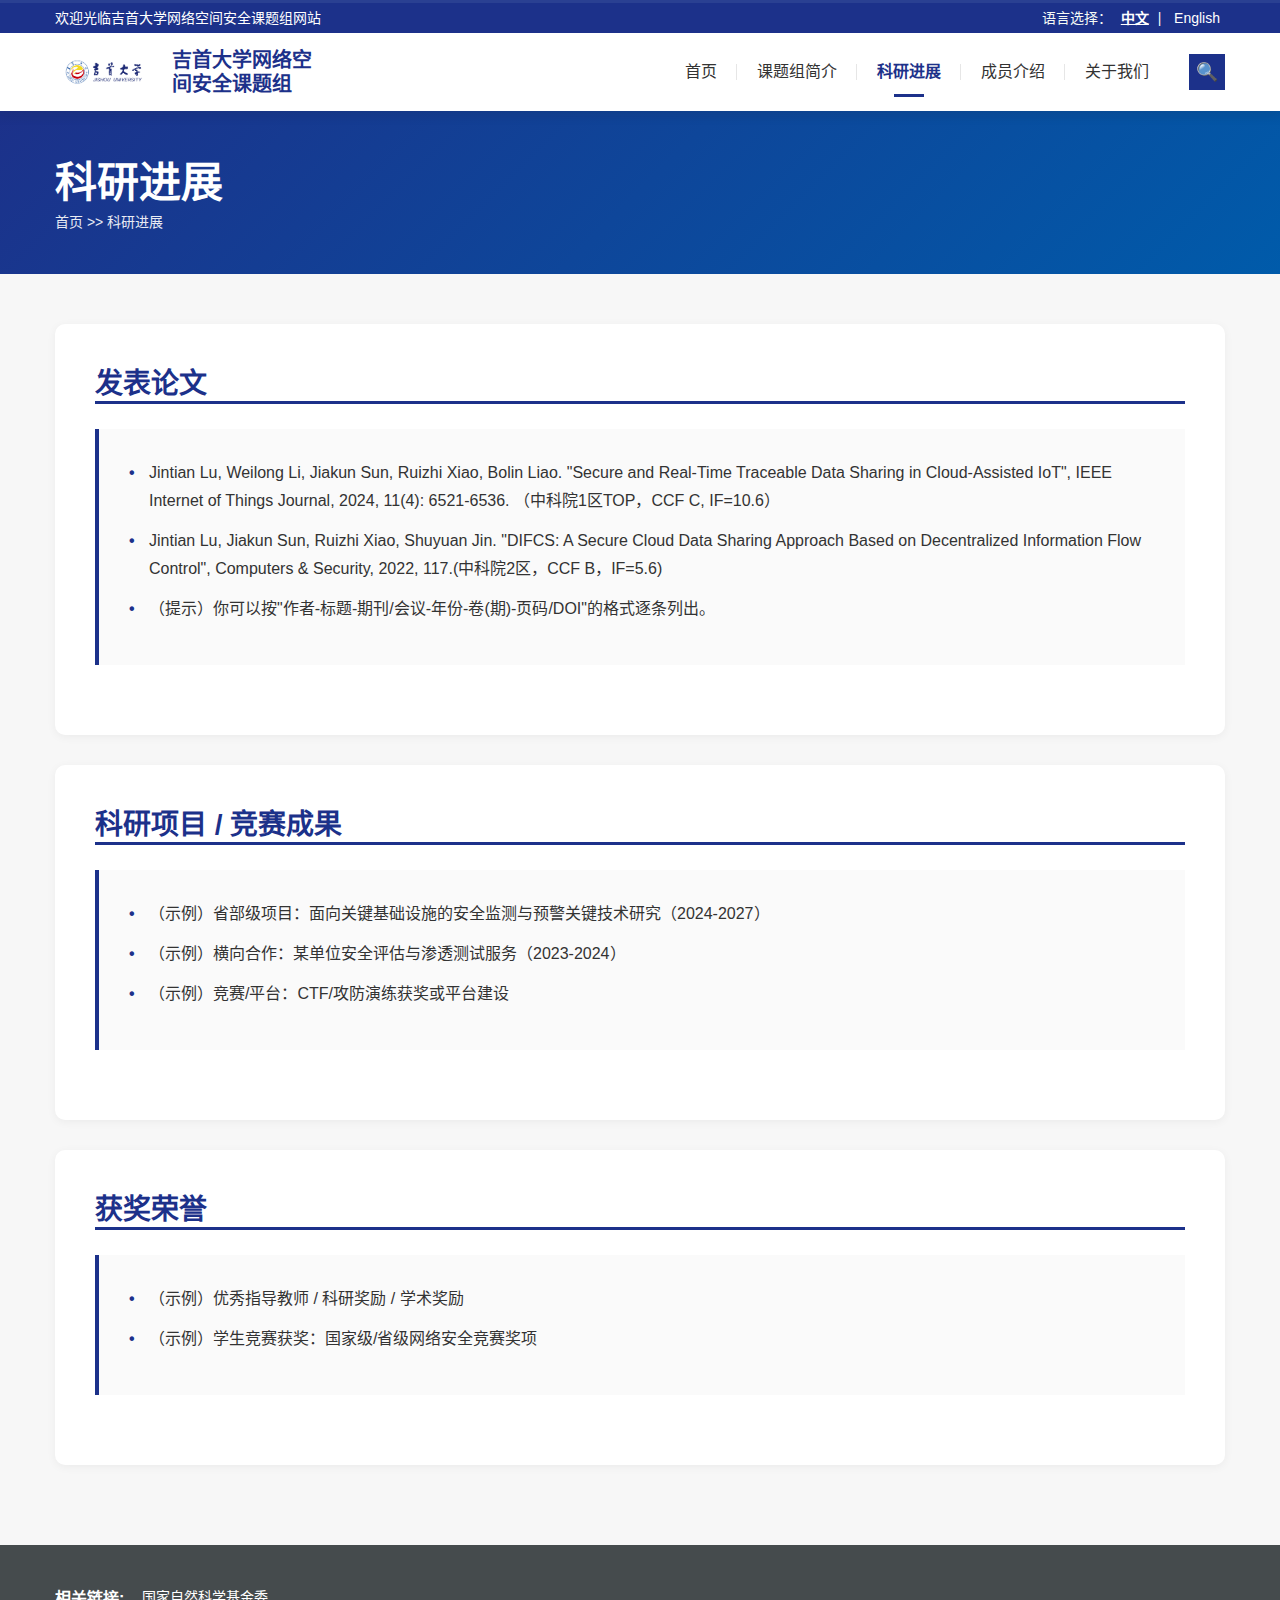
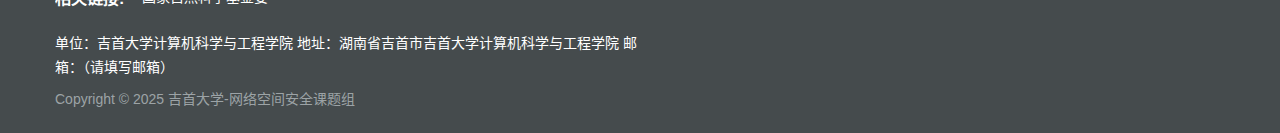
<file: research.html>
<!DOCTYPE html>
<html lang="zh-CN">

<head>
    <meta charset="UTF-8">
    <meta name="viewport" content="width=device-width, initial-scale=1.0">
    <title>科研进展 - 吉首大学网络空间安全课题组</title>
    <link rel="stylesheet" href="team.css">
</head>

<body>
    <!-- 顶部欢迎栏 -->
    <div class="topper">
        <div class="top">
            <div class="container">
                <div class="welcome" data-i18n="welcome">欢迎来到吉首大学网络空间安全课题组网站</div>
                <div class="top_tel">
                    <span data-i18n="language">语言选择：</span>
                    <a href="#" id="langZh" class="lang-switch active">中文</a>&nbsp;|&nbsp;
                    <a href="#" id="langEn" class="lang-switch">English</a>
                </div>
            </div>
        </div>
        
        <!-- 页眉导航 -->
        <div class="header">
            <div class="container">
                <div class="logo">
                    <a href="index.html">
                        <img src="png/image.png" alt="课题组LOGO">
                        <span class="header-title" data-i18n="site-title">吉首大学网络空间安全课题组</span>
                    </a>
                </div>
                <div class="nav">
                    <ul>
                        <li><a href="index.html" data-i18n="nav-home">首页</a></li>
                        <li><a href="intro.html" data-i18n="nav-intro">课题组简介</a></li>
                        <li class="on"><a href="research.html" data-i18n="nav-research">科研进展</a></li>
                        <li><a href="team.html" data-i18n="nav-team">成员介绍</a></li>
                        <li><a href="about.html" data-i18n="nav-about">关于我们</a></li>
                    </ul>
                </div>
                <div class="search_btnn" id="searchBtn"></div>
                <div class="model-navbtn" id="navBtn"></div>
            </div>
            <div class="search_area" id="searchArea">
                <div class="container">
                    <div class="search_close" id="searchClose">×</div>
                    <div class="search_form">
                        <form method="get" action="#">
                            <input class="box_s" type="text" name="keyword" id="keywords" data-i18n-placeholder="search-placeholder" placeholder="请输入关键词" />
                            <input class="btn_s" type="submit" data-i18n="search-btn" value="搜索" />
                        </form>
                    </div>
                </div>
            </div>
        </div>
    </div>

    <!-- 侧边导航（移动端） -->
    <div class="opacity2" id="opacity2"></div>
    <div class="model-leftnav" id="leftNav">
        <h1 class="model-leftnav-top"><span data-i18n="nav-menu">导航菜单</span></h1>
        <div class="model-leftnav-main">
            <ul class="nnav">
                <li><a href="index.html" class="ce" data-i18n="nav-home">首页</a></li>
                <li><a href="intro.html" class="ce" data-i18n="nav-intro">课题组简介</a></li>
                <li><a href="research.html" class="ce" data-i18n="nav-research">科研进展</a></li>
                <li><a href="team.html" class="ce" data-i18n="nav-team">成员介绍</a></li>
                <li><a href="about.html" class="ce" data-i18n="nav-about">关于我们</a></li>
            </ul>
        </div>
    </div>

    <!-- 页面标题 -->
    <div class="page-header">
        <div class="container">
            <h1 data-i18n="nav-research">科研进展</h1>
            <div class="breadcrumb">
                <a href="index.html" data-i18n="nav-home">首页</a> >> <span data-i18n="nav-research">科研进展</span>
            </div>
        </div>
    </div>

    <!-- 主体内容 -->
    <div class="page-content">
        <div class="container">
            <section class="content-section">
                <h2 data-i18n="research-papers">发表论文</h2>
                <div class="sy_1">
                    <ol>
                        <li class="sy_3_info">
                            Jintian Lu, Weilong Li, Jiakun Sun, Ruizhi Xiao, Bolin Liao. "Secure and Real-Time Traceable Data Sharing in Cloud-Assisted IoT", IEEE Internet of Things Journal, 2024, 11(4): 6521-6536. （中科院1区TOP，CCF C, IF=10.6）
                        </li>
                        <li class="sy_3_info">
                            Jintian Lu, Jiakun Sun, Ruizhi Xiao, Shuyuan Jin. "DIFCS: A Secure Cloud Data Sharing Approach Based on Decentralized Information Flow Control", Computers & Security, 2022, 117.(中科院2区，CCF B，IF=5.6)
                        </li>
                        <li class="sy_3_info">
                            （提示）你可以按"作者-标题-期刊/会议-年份-卷(期)-页码/DOI"的格式逐条列出。
                        </li>
                    </ol>
                </div>
            </section>

            <section class="content-section">
                <h2 data-i18n="research-projects">科研项目 / 竞赛成果</h2>
                <div class="sy_1">
                    <ol>
                        <li class="sy_5_info">（示例）省部级项目：面向关键基础设施的安全监测与预警关键技术研究（2024-2027）</li>
                        <li class="sy_5_info">（示例）横向合作：某单位安全评估与渗透测试服务（2023-2024）</li>
                        <li class="sy_5_info">（示例）竞赛/平台：CTF/攻防演练获奖或平台建设</li>
                    </ol>
                </div>
            </section>

            <section class="content-section">
                <h2 data-i18n="research-awards">获奖荣誉</h2>
                <div class="sy_1">
                    <ol>
                        <li class="sy_5_info">（示例）优秀指导教师 / 科研奖励 / 学术奖励</li>
                        <li class="sy_5_info">（示例）学生竞赛获奖：国家级/省级网络安全竞赛奖项</li>
                    </ol>
                </div>
            </section>
        </div>
    </div>

    <!-- 页脚 -->
    <div class="footer">
        <div class="container">
            <div class="foot_left">
                <div class="m-link1">
                    <div class="item">
                        <span data-i18n="related-links">相关链接:</span>
                        <ul class="ul-link1">
                            <li><a href="https://www.nsfc.gov.cn/" target="_blank" data-i18n="nsfc">国家自然科学基金委</a></li>
                        </ul>
                    </div>
                </div>
                <div class="contact">
                    <span data-i18n="contact-info">单位：吉首大学计算机科学与工程学院 &nbsp;&nbsp;&nbsp;&nbsp; 
                    地址：湖南省吉首市吉首大学计算机科学与工程学院&nbsp;&nbsp;&nbsp;&nbsp; <br>
                    邮箱：（请填写邮箱）</span>
                </div>
                <div class="copyright">
                    Copyright © 2025 <span data-i18n="site-name">吉首大学-网络空间安全课题组</span>
                </div>
            </div>
        </div>
    </div>

    <button class="back-to-top" id="backToTop" aria-label="返回顶部">↑</button>

    <script async src="//busuanzi.ibruce.info/busuanzi/2.3/busuanzi.pure.mini.js"></script>
    <script src="i18n.js"></script>
    <script src="common.js"></script>
</body>

</html>
</file>
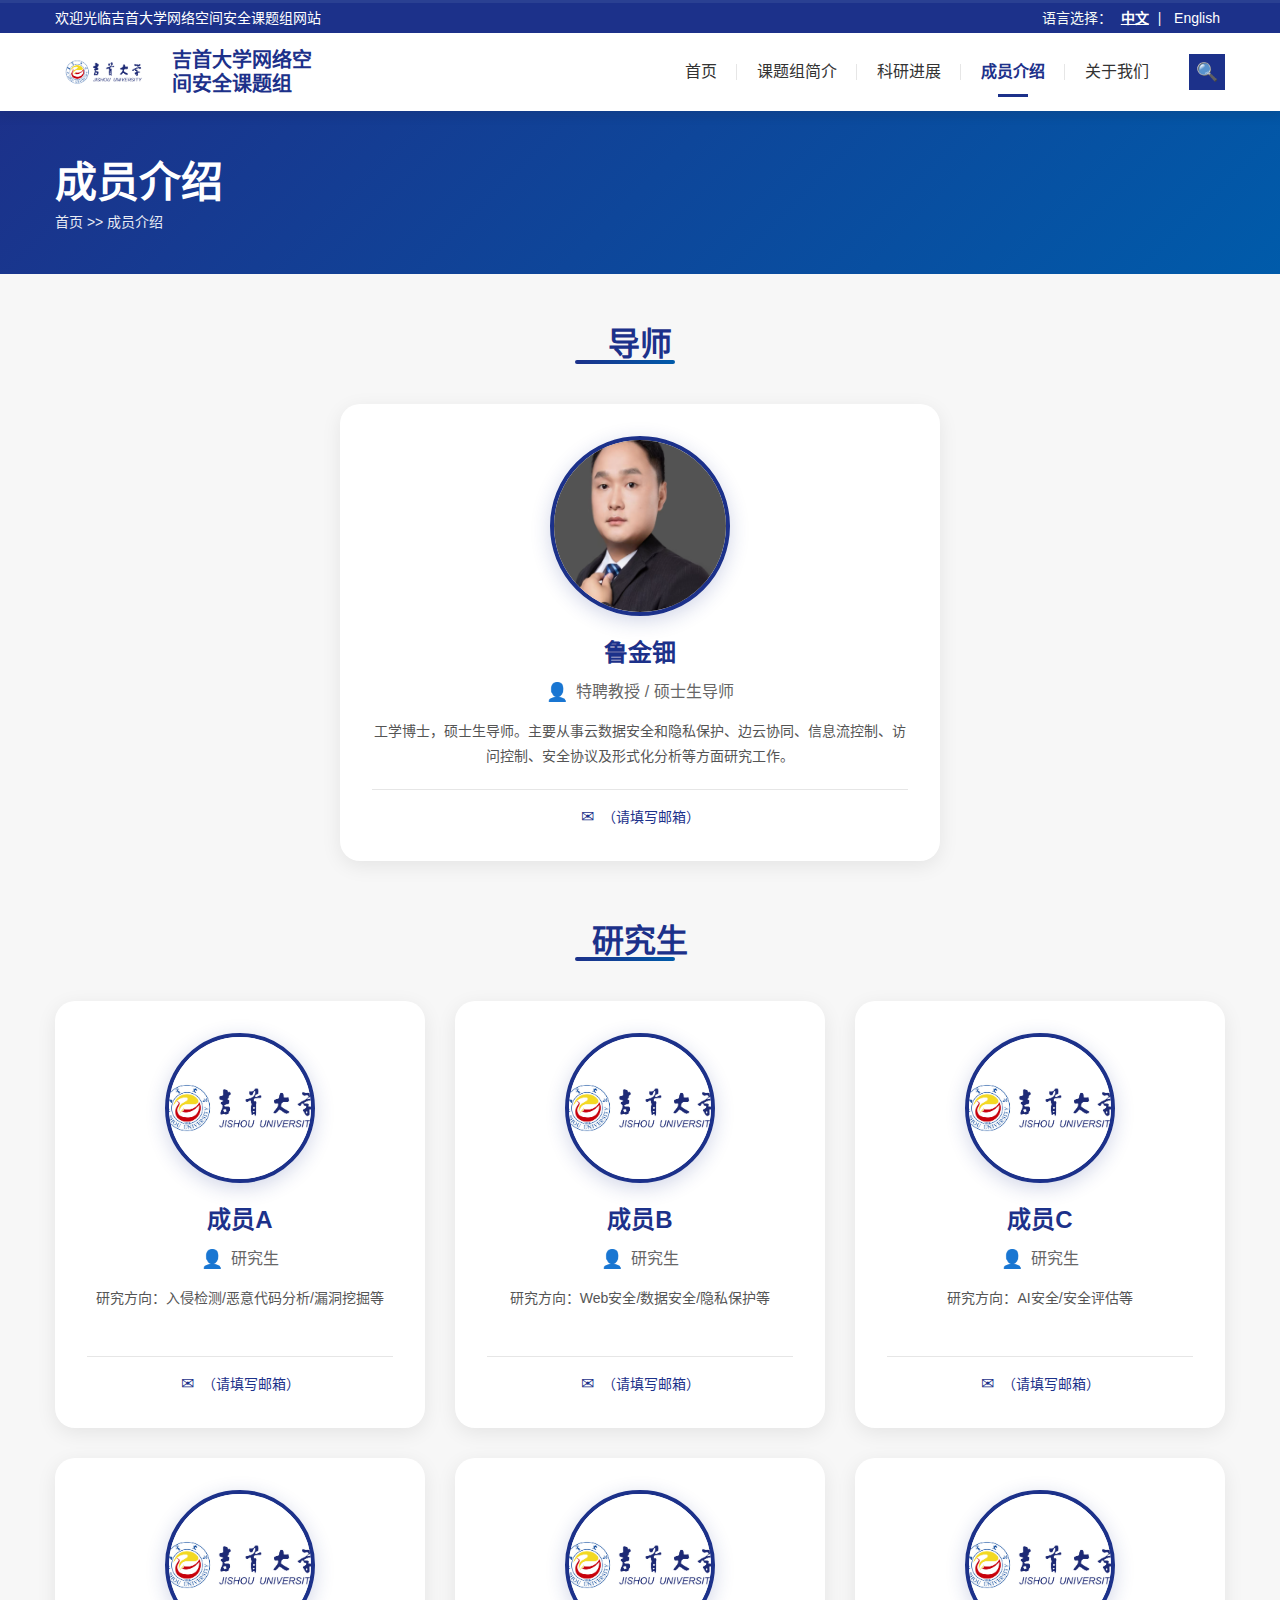
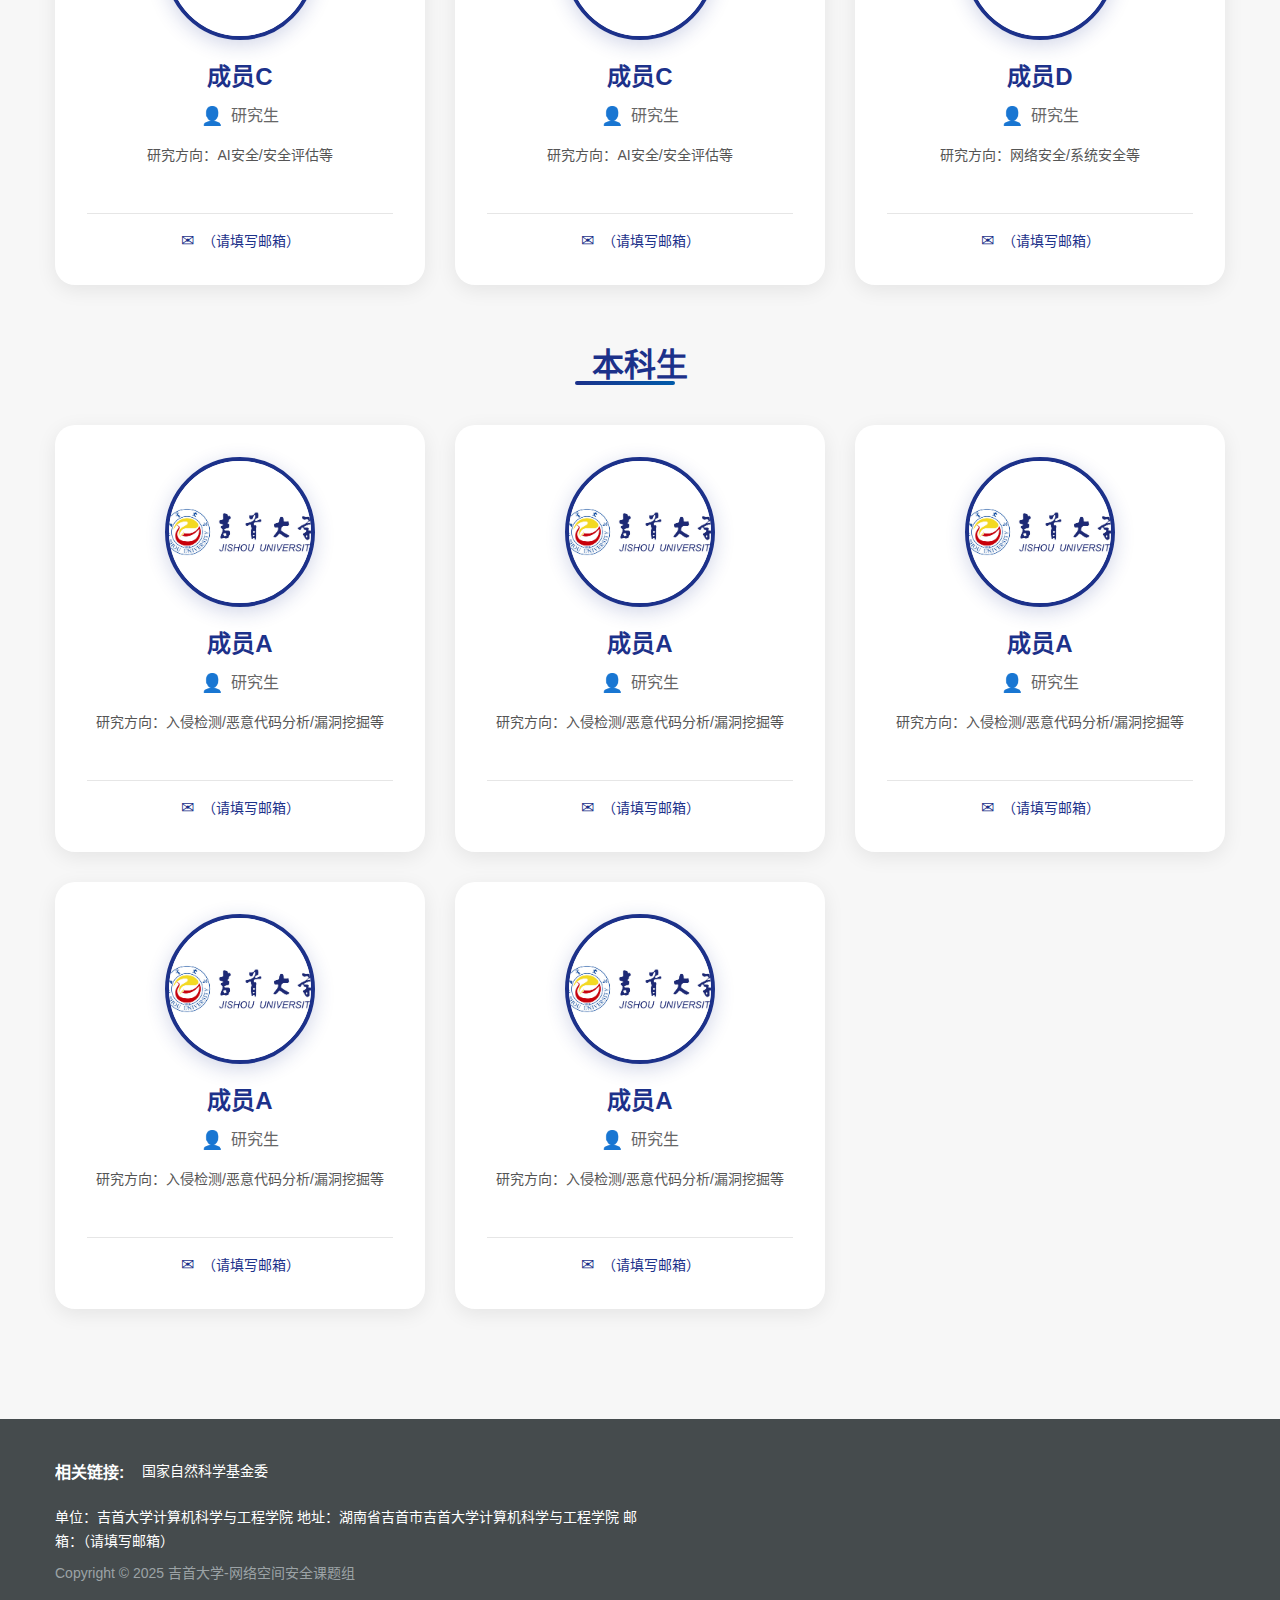
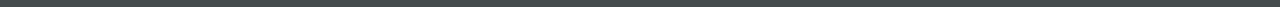
<file: team.html>
<!DOCTYPE html>
<html lang="zh-CN">

<head>
    <meta charset="UTF-8">
    <meta name="viewport" content="width=device-width, initial-scale=1.0">
    <title>成员介绍 - 吉首大学网络空间安全课题组</title>
    <link rel="stylesheet" href="team.css">
</head>

<body>
    <!-- 顶部欢迎栏 -->
    <div class="topper">
        <div class="top">
            <div class="container">
                <div class="welcome" data-i18n="welcome">欢迎光临吉首大学网络空间安全课题组网站</div>
                <div class="top_tel">
                    <span data-i18n="language">语言选择：</span>
                    <a href="#" id="langZh" class="lang-switch active">中文</a>&nbsp;|&nbsp;
                    <a href="#" id="langEn" class="lang-switch">English</a>
                </div>
            </div>
        </div>
        
        <!-- 页眉导航 -->
        <div class="header">
            <div class="container">
                <div class="logo">
                    <a href="index.html">
                        <img src="png/image.png" alt="课题组LOGO">
                        <span class="header-title" data-i18n="site-title">吉首大学网络空间安全课题组</span>
                    </a>
                </div>
                <div class="nav">
                    <ul>
                        <li><a href="index.html" data-i18n="nav-home">首页</a></li>
                        <li><a href="intro.html" data-i18n="nav-intro">课题组简介</a></li>
                        <li><a href="research.html" data-i18n="nav-research">科研进展</a></li>
                        <li class="on"><a href="team.html" data-i18n="nav-team">成员介绍</a></li>
                        <li><a href="about.html" data-i18n="nav-about">关于我们</a></li>
                    </ul>
                </div>
                <div class="search_btnn" id="searchBtn"></div>
                <div class="model-navbtn" id="navBtn"></div>
            </div>
            <div class="search_area" id="searchArea">
                <div class="container">
                    <div class="search_close" id="searchClose">×</div>
                    <div class="search_form">
                        <form method="get" action="#">
                            <input class="box_s" type="text" name="keyword" id="keywords" data-i18n-placeholder="search-placeholder" placeholder="请输入关键词" />
                            <input class="btn_s" type="submit" data-i18n="search-btn" value="搜索" />
                        </form>
                    </div>
                </div>
            </div>
        </div>
    </div>

    <!-- 侧边导航（移动端） -->
    <div class="opacity2" id="opacity2"></div>
    <div class="model-leftnav" id="leftNav">
        <h1 class="model-leftnav-top"><span data-i18n="nav-menu">导航菜单</span></h1>
        <div class="model-leftnav-main">
            <ul class="nnav">
                <li><a href="index.html" class="ce" data-i18n="nav-home">首页</a></li>
                <li><a href="intro.html" class="ce" data-i18n="nav-intro">课题组简介</a></li>
                <li><a href="research.html" class="ce" data-i18n="nav-research">科研进展</a></li>
                <li><a href="team.html" class="ce" data-i18n="nav-team">成员介绍</a></li>
                <li><a href="about.html" class="ce" data-i18n="nav-about">关于我们</a></li>
            </ul>
        </div>
    </div>

    <!-- 页面标题 -->
    <div class="page-header">
        <div class="container">
            <h1 data-i18n="nav-team">成员介绍</h1>
            <div class="breadcrumb">
                <a href="index.html" data-i18n="nav-home">首页</a> >> <span data-i18n="nav-team">成员介绍</span>
            </div>
        </div>
    </div>

    <!-- 成员介绍 -->
    <div class="team-page">
        <div class="container">
            <!-- 导师 -->
            <div class="team-section">
                <h2 class="section-title" data-i18n="team-teacher">导师</h2>
                <div class="team-grid">
                    <div class="team-card teacher-card">
                        <div class="card-pattern"></div>
                        <div class="card-content">
                            <div class="member-photo">
                                <img src="png/teacher.png" alt="鲁金钿">
                                <div class="photo-overlay"></div>
                            </div>
                            <div class="member-info">
                                <h3 class="member-name" data-i18n="teacher-lu-name">鲁金钿</h3>
                                <div class="member-title">
                                    <span class="title-icon">👤</span>
                                    <span data-i18n="teacher-title">硕士生导师</span>
                                </div>
                                <div class="member-bio" data-i18n="teacher-lu-bio">
                                    鲁金钿，男，中共党员，工学博士，硕士生导师；于中山大学计算机学院获得工学博士学位。现主要从事云数据安全和隐私保护、边云协同、信息流控制、访问控制、安全协议及形式化分析（主要为模型检测）等方面研究工作。
                                    先后在Computers & Security，IEEE Internet of Things Journal，IEEE Transactions on Network and Service Management，Transactions on Emerging Telecommunications Technologies，电子与信息学报，通信学报等国际（内）SCI/EI期刊及会议发表学术论文20多篇；
                                    参与国家重点研发计划、国家自然科学基金面上项目、广东省重点领域研究计划等项目多项；申请发明专利6项，获授权4项。
                                    担任IEEE Transactions on Network and Service Management，Computers & Security，Journal of Systems Architecture，The Journal of Supercomputing 等SCI期刊审稿人。
                                    欢迎品德优良、积极、主动好学、勤奋上进、编程能力较强、英语读写能力较强，计算机科学与技术、网络空间安全、智能科学与技术、软件工程及数学等相关专业学生报考本人研究生。联系方式：Email：lujd6@mail2.sysu.edu.cn；jint_lu@jsu.edu.cn（署名邮件必回复）
                                </div>
                                <div class="member-contact">
                                    <span class="contact-icon">✉</span>
                                    <a href="mailto:" data-i18n="teacher-email">（请填写邮箱）</a>
                                </div>
                            </div>
                        </div>
                    </div>
                </div>
            </div>

            <!-- 研究生 -->
            <div class="team-section">
                <h2 class="section-title" data-i18n="team-graduate">研究生</h2>
                <div class="team-grid">
                    <div class="team-card">
                        <div class="card-pattern"></div>
                        <div class="card-content">
                            <div class="member-photo">
                                <img src="png/LOGO.png" alt="成员1">
                                <div class="photo-overlay"></div>
                            </div>
                            <div class="member-info">
                                <h3 class="member-name" data-i18n="member1-name">成员A</h3>
                                <div class="member-title">
                                    <span class="title-icon">👤</span>
                                    <span data-i18n="member1-title">研究生</span>
                                </div>
                                <div class="member-bio" data-i18n="member1-bio">
                                    研究方向：入侵检测/恶意代码分析/漏洞挖掘等
                                </div>
                                <div class="member-contact">
                                    <span class="contact-icon">✉</span>
                                    <a href="mailto:" data-i18n="member1-email">（请填写邮箱）</a>
                                </div>
                            </div>
                        </div>
                    </div>

                    <div class="team-card">
                        <div class="card-pattern"></div>
                        <div class="card-content">
                            <div class="member-photo">
                                <img src="png/LOGO.png" alt="成员2">
                                <div class="photo-overlay"></div>
                            </div>
                            <div class="member-info">
                                <h3 class="member-name" data-i18n="member2-name">成员B</h3>
                                <div class="member-title">
                                    <span class="title-icon">👤</span>
                                    <span data-i18n="member2-title">研究生</span>
                                </div>
                                <div class="member-bio" data-i18n="member2-bio">
                                    研究方向：Web安全/数据安全/隐私保护等
                                </div>
                                <div class="member-contact">
                                    <span class="contact-icon">✉</span>
                                    <a href="mailto:" data-i18n="member2-email">（请填写邮箱）</a>
                                </div>
                            </div>
                        </div>
                    </div>

                    <div class="team-card">
                        <div class="card-pattern"></div>
                        <div class="card-content">
                            <div class="member-photo">
                                <img src="png/LOGO.png" alt="成员3">
                                <div class="photo-overlay"></div>
                            </div>
                            <div class="member-info">
                                <h3 class="member-name" data-i18n="member3-name">成员C</h3>
                                <div class="member-title">
                                    <span class="title-icon">👤</span>
                                    <span data-i18n="member3-title">研究生</span>
                                </div>
                                <div class="member-bio" data-i18n="member3-bio">
                                    研究方向：AI安全/安全评估等
                                </div>
                                <div class="member-contact">
                                    <span class="contact-icon">✉</span>
                                    <a href="mailto:" data-i18n="member3-email">（请填写邮箱）</a>
                                </div>
                            </div>
                        </div>
                    </div>
                    <div class="team-card">
                        <div class="card-pattern"></div>
                        <div class="card-content">
                            <div class="member-photo">
                                <img src="png/LOGO.png" alt="成员3">
                                <div class="photo-overlay"></div>
                            </div>
                            <div class="member-info">
                                <h3 class="member-name" data-i18n="member3-name">成员C</h3>
                                <div class="member-title">
                                    <span class="title-icon">👤</span>
                                    <span data-i18n="member3-title">研究生</span>
                                </div>
                                <div class="member-bio" data-i18n="member3-bio">
                                    研究方向：AI安全/安全评估等
                                </div>
                                <div class="member-contact">
                                    <span class="contact-icon">✉</span>
                                    <a href="mailto:" data-i18n="member3-email">（请填写邮箱）</a>
                                </div>
                            </div>
                        </div>
                    </div><div class="team-card">
                        <div class="card-pattern"></div>
                        <div class="card-content">
                            <div class="member-photo">
                                <img src="png/LOGO.png" alt="成员3">
                                <div class="photo-overlay"></div>
                            </div>
                            <div class="member-info">
                                <h3 class="member-name" data-i18n="member3-name">成员C</h3>
                                <div class="member-title">
                                    <span class="title-icon">👤</span>
                                    <span data-i18n="member3-title">研究生</span>
                                </div>
                                <div class="member-bio" data-i18n="member3-bio">
                                    研究方向：AI安全/安全评估等
                                </div>
                                <div class="member-contact">
                                    <span class="contact-icon">✉</span>
                                    <a href="mailto:" data-i18n="member3-email">（请填写邮箱）</a>
                                </div>
                            </div>
                        </div>
                    </div>
                    <div class="team-card">
                        <div class="card-pattern"></div>
                        <div class="card-content">
                            <div class="member-photo">
                                <img src="png/LOGO.png" alt="成员4">
                                <div class="photo-overlay"></div>
                            </div>
                            <div class="member-info">
                                <h3 class="member-name" data-i18n="member4-name">成员D</h3>
                                <div class="member-title">
                                    <span class="title-icon">👤</span>
                                    <span data-i18n="member4-title">研究生</span>
                                </div>
                                <div class="member-bio" data-i18n="member4-bio">
                                    研究方向：网络安全/系统安全等
                                </div>
                                <div class="member-contact">
                                    <span class="contact-icon">✉</span>
                                    <a href="mailto:" data-i18n="member4-email">（请填写邮箱）</a>
                                </div>
                            </div>
                        </div>
                    </div>
                </div>
            </div>
            <!-- 本科生 -->
            <div class="team-section">
                <h2 class="section-title" data-i18n="team-undergraduate">本科生</h2>
                <div class="team-grid">
                    <div class="team-card">
                        <div class="card-pattern"></div>
                        <div class="card-content">
                            <div class="member-photo">
                                <img src="png/LOGO.png" alt="成员1">
                                <div class="photo-overlay"></div>
                            </div>
                            <div class="member-info">
                                <h3 class="member-name" data-i18n="member1-name">成员A</h3>
                                <div class="member-title">
                                    <span class="title-icon">👤</span>
                                    <span data-i18n="member1-title">本科生</span>
                                </div>
                                <div class="member-bio" data-i18n="member1-bio">
                                    研究方向：入侵检测/恶意代码分析/漏洞挖掘等
                                </div>
                                <div class="member-contact">
                                    <span class="contact-icon">✉</span>
                                    <a href="mailto:" data-i18n="member1-email">（请填写邮箱）</a>
                                </div>
                            </div>
                        </div>
                    </div>
                    <div class="team-card">
                        <div class="card-pattern"></div>
                        <div class="card-content">
                            <div class="member-photo">
                                <img src="png/LOGO.png" alt="成员1">
                                <div class="photo-overlay"></div>
                            </div>
                            <div class="member-info">
                                <h3 class="member-name" data-i18n="member1-name">成员A</h3>
                                <div class="member-title">
                                    <span class="title-icon">👤</span>
                                    <span data-i18n="member1-title">本科生</span>
                                </div>
                                <div class="member-bio" data-i18n="member1-bio">
                                    研究方向：入侵检测/恶意代码分析/漏洞挖掘等
                                </div>
                                <div class="member-contact">
                                    <span class="contact-icon">✉</span>
                                    <a href="mailto:" data-i18n="member1-email">（请填写邮箱）</a>
                                </div>
                            </div>
                        </div>
                    </div>
                    <div class="team-card">
                        <div class="card-pattern"></div>
                        <div class="card-content">
                            <div class="member-photo">
                                <img src="png/LOGO.png" alt="成员1">
                                <div class="photo-overlay"></div>
                            </div>
                            <div class="member-info">
                                <h3 class="member-name" data-i18n="member1-name">成员A</h3>
                                <div class="member-title">
                                    <span class="title-icon">👤</span>
                                    <span data-i18n="member1-title">本科生</span>
                                </div>
                                <div class="member-bio" data-i18n="member1-bio">
                                    研究方向：入侵检测/恶意代码分析/漏洞挖掘等
                                </div>
                                <div class="member-contact">
                                    <span class="contact-icon">✉</span>
                                    <a href="mailto:" data-i18n="member1-email">（请填写邮箱）</a>
                                </div>
                            </div>
                        </div>
                    </div>
                    <div class="team-card">
                        <div class="card-pattern"></div>
                        <div class="card-content">
                            <div class="member-photo">
                                <img src="png/LOGO.png" alt="成员1">
                                <div class="photo-overlay"></div>
                            </div>
                            <div class="member-info">
                                <h3 class="member-name" data-i18n="member1-name">成员A</h3>
                                <div class="member-title">
                                    <span class="title-icon">👤</span>
                                    <span data-i18n="member1-title">本科生</span>
                                </div>
                                <div class="member-bio" data-i18n="member1-bio">
                                    研究方向：入侵检测/恶意代码分析/漏洞挖掘等
                                </div>
                                <div class="member-contact">
                                    <span class="contact-icon">✉</span>
                                    <a href="mailto:" data-i18n="member1-email">（请填写邮箱）</a>
                                </div>
                            </div>
                        </div>
                    </div>
                    <div class="team-card">
                        <div class="card-pattern"></div>
                        <div class="card-content">
                            <div class="member-photo">
                                <img src="png/LOGO.png" alt="成员1">
                                <div class="photo-overlay"></div>
                            </div>
                            <div class="member-info">
                                <h3 class="member-name" data-i18n="member1-name">成员A</h3>
                                <div class="member-title">
                                    <span class="title-icon">👤</span>
                                    <span data-i18n="member1-title">本科生</span>
                                </div>
                                <div class="member-bio" data-i18n="member1-bio">
                                    研究方向：入侵检测/恶意代码分析/漏洞挖掘等
                                </div>
                                <div class="member-contact">
                                    <span class="contact-icon">✉</span>
                                    <a href="mailto:" data-i18n="member1-email">（请填写邮箱）</a>
                                </div>
                            </div>
                        </div>
                    </div>
                </div>
            </div>
            
        </div>
    </div>

    <!-- 页脚 -->
    <div class="footer">
        <div class="container">
            <div class="foot_left">
                <div class="m-link1">
                    <div class="item">
                        <span data-i18n="related-links">相关链接:</span>
                        <ul class="ul-link1">
                            <li><a href="https://www.nsfc.gov.cn/" target="_blank" data-i18n="nsfc">国家自然科学基金委</a></li>
                        </ul>
                    </div>
                </div>
                <div class="contact">
                    <span data-i18n="contact-info">单位：吉首大学计算机科学与工程学院 &nbsp;&nbsp;&nbsp;&nbsp; 
                    地址：湖南省吉首市吉首大学计算机科学与工程学院&nbsp;&nbsp;&nbsp;&nbsp; <br>
                    邮箱：（请填写邮箱）</span>
                </div>
                <div class="copyright">
                    Copyright © 2025 <span data-i18n="site-name">吉首大学-网络空间安全课题组</span>
                </div>
            </div>
        </div>
    </div>

    <button class="back-to-top" id="backToTop" aria-label="返回顶部">↑</button>

    <script async src="//busuanzi.ibruce.info/busuanzi/2.3/busuanzi.pure.mini.js"></script>
    <script src="i18n.js"></script>
    <script src="common.js"></script>
</body>

</html>
</file>
<file: team.css>
/* ===== 全局样式重置 ===== */
* {
    margin: 0;
    padding: 0;
    box-sizing: border-box;
}

body {
    font-family: "Microsoft YaHei", "微软雅黑", "PingFang SC", "Helvetica Neue", Arial, sans-serif;
    font-size: 14px;
    line-height: 24px;
    color: #333;
    background: #fff;
    -webkit-font-smoothing: antialiased;
    -moz-osx-font-smoothing: grayscale;
}

a {
    text-decoration: none;
    color: #333;
    transition: all 0.3s ease;
}

a:hover, a:focus {
    text-decoration: none;
    color: #1c318a;
}

ul, ol {
    list-style: none;
}

img {
    border: none;
    vertical-align: middle;
    max-width: 100%;
}

.clear {
    clear: both;
}

.container {
    width: 1200px;
    margin: 0 auto;
    padding: 0 15px;
}

/* ===== 顶部欢迎栏 ===== */
.topper {
    width: 100%;
    position: relative;
    z-index: 10;
}

.top {
    border-top: 3px solid #2a4092;
    background: #1c318a;
    height: auto;
    overflow: hidden;
    position: relative;
    z-index: 11;
}

.top .container {
    display: flex;
    justify-content: space-between;
    align-items: center;
    height: 30px;
    line-height: 30px;
}

.welcome {
    color: #ffffff;
    font-size: 14px;
}

.top_tel {
    color: #f5faf5;
    font-size: 14px;
}

.top_tel a {
    color: #ffffff;
    margin: 0 5px;
}

.top_tel a:hover {
    color: #ffffff;
    opacity: 0.8;
}

/* ===== 页眉导航 ===== */
.header {
    width: 100%;
    height: 78px;
    background: #fff;
    box-shadow: 0px 2px 10px 3px rgba(30, 19, 15, 0.1);
    position: relative;
    z-index: 10;
    transition: 400ms;
}

.header .container {
    position: relative;
    display: flex;
    align-items: center;
    justify-content: space-between;
    height: 78px;
}

.logo {
    width: 260px;
    height: 78px;
    display: flex;
    align-items: center;
}

.logo a {
    display: block;
    height: 100%;
    display: flex;
    align-items: center;
}

.logo img {
    max-width: 100%;
    max-height: 70px;
}

.header-title {
    font-size: 20px;
    font-weight: bold;
    color: #1c318a;
    margin-left: 20px;
}

.nav {
    flex: 1;
    padding: 0 20px;
    height: 78px;
    display: flex;
    align-items: center;
}

.nav ul {
    display: flex;
    width: 100%;
    justify-content: flex-end;
    gap: 0;
}

.nav ul li {
    position: relative;
    text-align: center;
}

.nav ul li a {
    display: block;
    line-height: 78px;
    height: 78px;
    padding: 0 20px;
    overflow: hidden;
    position: relative;
    transition: 400ms;
    color: #333;
    font-size: 16px;
}

.nav ul li a:before {
    content: "";
    width: 1px;
    height: 16px;
    background: #e6e6e6;
    position: absolute;
    right: 0px;
    top: 50%;
    margin-top: -8px;
}

.nav ul li:last-child a:before {
    display: none;
}

.nav ul li a:after {
    content: "";
    width: 30px;
    height: 3px;
    background: #1c318a;
    position: absolute;
    left: 50%;
    margin-left: -15px;
    bottom: 14px;
    transition: 400ms;
    transform: scale(0, 0);
    -webkit-transform: scale(0, 0);
    -moz-transform: scale(0, 0);
    -ms-transform: scale(0, 0);
}

.nav ul li a:hover,
.nav ul li.on a {
    font-weight: bold;
    color: #1c318a;
}

.nav ul li a:hover:after,
.nav ul li.on a:after {
    transform: scale(1, 1);
    -webkit-transform: scale(1, 1);
    -moz-transform: scale(1, 1);
    -ms-transform: scale(1, 1);
    transition: 400ms;
}

.nav ul li ul {
    width: 100%;
    background: rgba(42, 64, 146, 0.8);
    display: none;
    position: absolute;
    top: 78px;
    left: 0;
    flex-direction: column;
    padding: 10px 0;
}

.nav ul li:hover ul {
    display: block;
}

.nav ul li ul li {
    width: 100%;
    font-size: 14px;
}

.nav ul li ul li a {
    color: #d6ddf9;
    line-height: 40px;
    height: 40px;
    font-weight: normal;
    padding: 0 20px;
}

.nav ul li ul li a:before,
.nav ul li ul li a:after {
    display: none;
}

.nav ul li ul li a:hover {
    color: #fff;
    background: #1c318a;
}

.search_btnn {
    width: 36px;
    height: 36px;
    background: #1c318a;
    position: relative;
    cursor: pointer;
    border: none;
    outline: none;
}

.search_btnn:before {
    content: "🔍";
    position: absolute;
    top: 50%;
    left: 50%;
    transform: translate(-50%, -50%);
    color: #fff;
    font-size: 18px;
}

.model-navbtn {
    width: 36px;
    height: 36px;
    background: #1c318a;
    position: relative;
    cursor: pointer;
    border: none;
    outline: none;
    display: none;
}

.model-navbtn:before {
    content: "☰";
    position: absolute;
    top: 50%;
    left: 50%;
    transform: translate(-50%, -50%);
    color: #fff;
    font-size: 20px;
}

.search_area {
    width: 100%;
    height: auto;
    overflow: hidden;
    background: #f7f7f7;
    border-top: 1px solid #e6e6e6;
    box-shadow: 0px 2px 10px 0px rgba(30, 19, 15, 0.1);
    position: relative;
    z-index: 2;
    display: none;
}

.search_area .container {
    position: relative;
    padding: 50px 15px 34px;
}

.search_close {
    width: 18px;
    height: 18px;
    position: absolute;
    right: 15px;
    top: 20px;
    cursor: pointer;
    font-size: 18px;
    color: #666;
}

.search_form {
    width: 72%;
    height: auto;
    overflow: hidden;
    margin: 0 auto;
}

.search_form form {
    width: 100%;
    height: auto;
    overflow: hidden;
    padding: 0 70px 0 20px;
    position: relative;
    border-bottom: 1px solid #e6e6e6;
}

.search_form form .btn_s {
    width: 70px;
    height: 100%;
    background: #1c318a;
    position: absolute;
    right: 0;
    top: 0;
    outline: none;
    border: none;
    color: #fff;
    cursor: pointer;
}

.search_form form .box_s {
    width: 100%;
    line-height: 60px;
    height: 60px;
    overflow: hidden;
    background: none;
    outline: none;
    border: none;
    font-size: 16px;
}

/* ===== 轮播图 ===== */
#model_banner {
    width: 100%;
    position: relative;
    overflow: hidden;
}

#model_banner .banner {
    width: 100%;
    height: 500px;
    overflow: hidden;
}

#model_banner .banner img {
    width: 100%;
    height: 100%;
    object-fit: cover;
}

.hero-slider {
    width: 100%;
    position: relative;
    overflow: hidden;
}

.slider {
    position: relative;
    width: 100%;
    height: 500px;
    overflow: hidden;
}

.slides {
    position: relative;
    width: 100%;
    height: 100%;
}

.slide {
    position: absolute;
    inset: 0;
    opacity: 0;
    transition: opacity 0.8s ease;
}

.slide.active {
    opacity: 1;
    z-index: 2;
}

.slide img {
    width: 100%;
    height: 100%;
    object-fit: cover;
    display: block;
}

.slide::after {
    content: "";
    position: absolute;
    inset: 0;
    background: linear-gradient(135deg, rgba(0, 0, 0, 0.4) 0%, rgba(0, 0, 0, 0.1) 50%, rgba(0, 0, 0, 0) 100%);
}

.caption {
    position: absolute;
    left: 40px;
    bottom: 40px;
    z-index: 3;
    color: #fff;
    max-width: 60%;
    text-shadow: 0 4px 20px rgba(0, 0, 0, 0.8);
}

.caption h2 {
    margin: 0 0 10px 0;
    font-size: 36px;
    font-weight: 800;
    letter-spacing: 1px;
    color: #fff;
}

.caption h2::after {
    display: none;
}

.caption p {
    margin: 0;
    opacity: 0.95;
    font-size: 18px;
    color: rgba(255, 255, 255, 0.9);
}

.slider .nav {
    position: absolute;
    top: 50%;
    transform: translateY(-50%);
    z-index: 4;
    width: 50px;
    height: 50px;
    border: 0;
    border-radius: 50%;
    cursor: pointer;
    color: #fff;
    font-size: 32px;
    line-height: 50px;
    background: rgba(0, 0, 0, 0.4);
    backdrop-filter: blur(10px);
    transition: all 0.3s ease;
    border: 2px solid rgba(255, 255, 255, 0.2);
}

.slider .nav.prev {
    left: 20px;
}

.slider .nav.next {
    right: 20px;
}

.slider .nav:hover {
    background: rgba(28, 49, 138, 0.6);
    border-color: #1c318a;
}

.dots {
    position: absolute;
    left: 50%;
    bottom: 20px;
    transform: translateX(-50%);
    z-index: 4;
    display: flex;
    gap: 10px;
    padding: 8px 15px;
    border-radius: 999px;
    background: rgba(0, 0, 0, 0.4);
    backdrop-filter: blur(10px);
}

.dot {
    width: 10px;
    height: 10px;
    border-radius: 50%;
    border: 2px solid rgba(255, 255, 255, 0.5);
    background: rgba(255, 255, 255, 0.2);
    cursor: pointer;
    transition: all 0.3s ease;
}

.dot.active {
    width: 30px;
    background: #1c318a;
    border-color: #1c318a;
}

/* ===== 主体内容 ===== */
.model_contant {
    width: 100%;
    padding: 40px 0;
    background: #f7f7f7;
}

.model_leftright {
    background: #f7f7f7;
    position: relative;
}

.model_leftright:after {
    content: "";
    width: 360px;
    background: #fff;
    height: 100%;
    position: absolute;
    right: 0;
    top: 0;
}

#model_contant_main {
    position: relative;
    z-index: 2;
}

.model_leftright_l {
    width: 20.833%;
    height: auto;
    float: left;
    overflow: hidden;
}

.model_leftright_l .l_posnav {
    width: 100%;
    height: 70px;
    line-height: 70px;
    text-align: center;
    font-size: 24px;
    font-weight: bold;
    color: #fff;
    background: #1c318a;
}

.model_leftright_l .cont_nav {
    width: 100%;
    height: auto;
    margin-top: 10px;
    border-top: 1px solid #e6e6e6;
    background: #fff;
}

.model_leftright_l .cont_nav .one .o_li {
    width: 100%;
    height: auto;
    overflow: hidden;
    border-bottom: 1px solid #e6e6e6;
}

.model_leftright_l .cont_nav .one .o_li a {
    display: block;
    padding: 0 5%;
    height: 60px;
    line-height: 60px;
    font-size: 16px;
    color: #333333;
}

.model_leftright_l .cont_nav .one .o_li a.one_a:hover,
.model_leftright_l .cont_nav .one .o_li a.ez,
.model_leftright_l .cont_nav .one .o_li.on a {
    background: #fff;
    color: #1c318a;
    font-weight: bold;
}

.moder_leftright_r {
    width: 79.167%;
    float: right;
    padding-bottom: 25px;
    padding-left: 3.167%;
    background: #fff;
    position: relative;
    z-index: 2;
    min-height: 600px;
}

.moder_leftright_r .r_posnav {
    width: 100%;
    height: 44px;
    line-height: 44px;
    margin: 23px 0;
}

.moder_leftright_r .r_posnav p {
    width: auto;
    border-bottom: 4px solid #1c318a;
    font-size: 20px;
    font-weight: bold;
    color: #333333;
    display: inline-block;
    padding-bottom: 5px;
}

.moder_leftright_r .r_posnav span {
    float: right;
    color: #808080;
    font-size: 14px;
}

.moder_leftright_r .r_posnav span a {
    color: #808080;
    margin: 0 3px;
}

.moder_leftright_r .r_posnav span a:hover {
    color: #1c318a;
}

/* ===== 内容区域 ===== */
.intro,
.research {
    background: #fff;
    padding: 40px;
    margin-bottom: 30px;
}

h2 {
    font-size: 30px;
    font-weight: bold;
    color: #1c318a;
    line-height: 40px;
    height: 40px;
    overflow: hidden;
    margin-bottom: 30px;
    text-align: center;
    position: relative;
    padding-bottom: 20px;
}

h2:after {
    content: "";
    width: 30px;
    height: 3px;
    background: #1c318a;
    position: absolute;
    bottom: 0;
    left: 50%;
    margin-left: -15px;
}

.sy_1 {
    background: #fafafa;
    padding: 30px;
    margin-bottom: 30px;
    border-left: 4px solid #1c318a;
}

.sy_1_title {
    font-size: 22px;
    font-weight: bold;
    color: #1c318a;
    margin-bottom: 20px;
    padding-bottom: 10px;
    border-bottom: 2px solid #e6e6e6;
}

.sy_1_info {
    font-size: 16px;
    line-height: 30px;
    color: #333;
    margin-bottom: 15px;
    text-align: justify;
}

.sy_name {
    font-size: 20px;
    font-weight: bold;
    color: #1c318a;
    text-align: center;
    margin: 30px 0 15px;
    padding-bottom: 10px;
    border-bottom: 2px solid #e6e6e6;
}

.sy_2_info {
    font-size: 16px;
    line-height: 28px;
    color: #333;
    margin-top: 10px;
    text-align: justify;
}

.sy_3_info {
    font-size: 16px;
    line-height: 28px;
    color: #333;
    margin-bottom: 12px;
    padding-left: 20px;
    position: relative;
}

.sy_3_info:before {
    content: "•";
    position: absolute;
    left: 0;
    color: #1c318a;
    font-weight: bold;
}

.sy_3_info:hover {
    color: #1c318a;
    padding-left: 25px;
}

.sec_two {
    display: flex;
    justify-content: space-between;
    gap: 30px;
    margin-top: 20px;
}

.sec_two_left,
.sec_two_right {
    flex: 1;
    background: #fafafa;
    padding: 25px;
    border: 1px solid #e6e6e6;
}

.sec_two_left:hover,
.sec_two_right:hover {
    border-color: #1c318a;
    box-shadow: 0 2px 10px rgba(28, 49, 138, 0.1);
}

.sy_4_info {
    font-size: 16px;
    line-height: 2.2;
    color: #333;
    list-style: none;
    padding-left: 0;
}

.sy_4_info li {
    padding: 8px 0;
    padding-left: 25px;
    position: relative;
    transition: all 0.3s ease;
}

.sy_4_info li:before {
    content: "▸";
    position: absolute;
    left: 0;
    color: #1c318a;
    font-weight: bold;
}

.sy_4_info li:hover {
    color: #1c318a;
    padding-left: 30px;
}

.sy_2_title {
    font-size: 20px;
    font-weight: bold;
    color: #1c318a;
    text-align: center;
    margin: 25px 0 15px;
}

.sy_5_info {
    font-size: 16px;
    line-height: 28px;
    color: #333;
    margin-bottom: 12px;
    padding-left: 20px;
    position: relative;
}

.sy_5_info:before {
    content: "•";
    position: absolute;
    left: 0;
    color: #1c318a;
    font-weight: bold;
}

.sy_5_info:hover {
    color: #1c318a;
    padding-left: 25px;
}

/* ===== 图片展示 ===== */
.image-kyhj1,
.image-kyhj2 {
    display: flex;
    justify-content: space-between;
    gap: 25px;
    padding: 25px 0;
    flex-wrap: wrap;
}

.image-item-kyhj,
.image-item-kyhj-1,
.image-item-kyhj-2,
.image-item-kyhj-3 {
    flex: 1;
    min-width: 200px;
    text-align: center;
    position: relative;
    overflow: hidden;
    border-radius: 8px;
    transition: all 0.4s ease;
}

.image-item-kyhj img,
.image-item-kyhj-1 img,
.image-item-kyhj-2 img,
.image-item-kyhj-3 img {
    width: 100%;
    height: auto;
    border-radius: 8px;
    object-fit: cover;
    transition: all 0.4s ease;
    border: 2px solid #e6e6e6;
}

.image-item-kyhj:hover,
.image-item-kyhj-1:hover,
.image-item-kyhj-2:hover,
.image-item-kyhj-3:hover {
    transform: translateY(-5px);
}

.image-item-kyhj:hover img,
.image-item-kyhj-1:hover img,
.image-item-kyhj-2:hover img,
.image-item-kyhj-3:hover img {
    border-color: #1c318a;
    box-shadow: 0 5px 20px rgba(28, 49, 138, 0.2);
}

.image-caption-kyhj {
    margin-top: 12px;
    font-size: 16px;
    color: #666;
    transition: all 0.3s ease;
}

.image-item-kyhj:hover .image-caption-kyhj,
.image-item-kyhj-1:hover .image-caption-kyhj,
.image-item-kyhj-2:hover .image-caption-kyhj,
.image-item-kyhj-3:hover .image-caption-kyhj {
    color: #1c318a;
    font-weight: bold;
}

.call {
    font-size: 16px;
    color: #333;
    margin: 15px 0;
    padding: 15px;
    background: #fafafa;
    border-left: 4px solid #1c318a;
    border-radius: 4px;
    transition: all 0.3s ease;
}

.call:hover {
    background: #f0f0f0;
    border-left-width: 6px;
}

.call strong {
    color: #1c318a;
    font-weight: 600;
}

/* ===== 页脚 ===== */
.footer {
    width: 100%;
    height: auto;
    overflow: hidden;
    background: #454b4d;
    padding: 22px 0;
    min-height: 124px;
}

.footer .container {
    position: relative;
}

.foot_left {
    width: 50%;
    height: auto;
    overflow: hidden;
    float: left;
    line-height: 24px;
}

.contact {
    color: #fff;
    margin-bottom: 8px;
    font-size: 14px;
}

.copyright {
    color: #9ca3a6;
    font-size: 14px;
}

.copyright a {
    color: #9ca3a6;
    transition: 400ms;
}

.copyright a:hover {
    color: #fff;
}

.m-link1 {
    padding: 20px 0;
}

.m-link1 .item {
    overflow: hidden;
    color: #fff;
}

.m-link1 .item span {
    float: left;
    font-size: 16px;
    margin-right: 18px;
    font-weight: 600;
    color: #fff;
}

.ul-link1 {
    overflow: hidden;
}

.ul-link1 li {
    float: left;
}

.ul-link1 li a {
    display: block;
    margin-right: 20px;
    font-size: 14px;
    color: #fff;
    height: 21px;
    line-height: 21px;
}

.ul-link1 li a:hover {
    opacity: 0.8;
}

/* ===== 返回顶部 ===== */
.back-to-top {
    position: fixed;
    bottom: 40px;
    right: 40px;
    width: 50px;
    height: 50px;
    background: #1c318a;
    color: #fff;
    border: none;
    border-radius: 50%;
    font-size: 24px;
    cursor: pointer;
    opacity: 0;
    pointer-events: none;
    transition: all 0.3s ease;
    z-index: 999;
    box-shadow: 0 5px 20px rgba(28, 49, 138, 0.4);
    display: flex;
    align-items: center;
    justify-content: center;
}

.back-to-top:hover {
    transform: translateY(-5px) scale(1.1);
    box-shadow: 0 8px 30px rgba(28, 49, 138, 0.6);
    background: #005baa;
}

/* ===== 工具类 ===== */
.hidden-xs {
    display: block;
}

@media (max-width: 991px) {
    .hidden-xs {
        display: none !important;
    }
}

/* ===== 响应式设计 ===== */
@media (max-width: 1200px) {
    .container {
        width: 100%;
        padding: 0 15px;
    }
    
    .model_leftright:after {
        display: none;
    }
    
    .model_leftright_l {
        width: 25%;
    }
    
    .moder_leftright_r {
        width: 75%;
        padding-left: 2%;
    }
}

@media (max-width: 991px) {
    .top {
        display: none;
    }
    
    .header {
        height: auto;
        position: fixed;
        top: 0;
        width: 100%;
        z-index: 1000;
    }
    
    .header .container {
        flex-wrap: wrap;
        height: auto;
        padding: 10px 15px;
    }
    
    .logo {
        width: auto;
        height: 60px;
    }
    
    .header-title {
        font-size: 16px;
        margin-left: 10px;
    }
    
    .nav {
        display: none;
    }
    
    .model-navbtn {
        display: block;
    }
    
    .search_btnn {
        margin-right: 50px;
    }
    
    #model_banner .banner,
    .slider {
        height: 300px;
    }
    
    .model_contant {
        padding-top: 80px;
    }
    
    .model_leftright_l {
        display: none;
    }
    
    .moder_leftright_r {
        width: 100%;
        padding-left: 0;
    }
    
    .intro,
    .research {
        padding: 20px;
    }
    
    .sec_two {
        flex-direction: column;
    }
    
    .image-kyhj1,
    .image-kyhj2 {
        flex-direction: column;
    }
    
    .foot_left {
        width: 100%;
    }
}

@media (max-width: 767px) {
    .header-title {
        font-size: 14px;
    }
    
    h2 {
        font-size: 24px;
    }
    
    .sy_1 {
        padding: 20px;
    }
    
    .caption h2 {
        font-size: 24px;
    }
    
    .caption p {
        font-size: 14px;
    }
    
    .back-to-top {
        width: 45px;
        height: 45px;
        bottom: 30px;
        right: 30px;
        font-size: 20px;
    }
}

/* ===== 首页样式 ===== */
.home-intro {
    padding: 60px 0;
    background: linear-gradient(135deg, #f7f7f7 0%, #ffffff 100%);
}

.intro-content {
    text-align: center;
    margin-bottom: 60px;
}

.intro-content h2 {
    font-size: 36px;
    color: #1c318a;
    margin-bottom: 30px;
    position: relative;
    display: inline-block;
}

.intro-content h2:after {
    content: '';
    position: absolute;
    bottom: -10px;
    left: 50%;
    transform: translateX(-50%);
    width: 80px;
    height: 4px;
    background: linear-gradient(90deg, #1c318a, #005baa);
    border-radius: 2px;
}

.intro-text {
    max-width: 900px;
    margin: 0 auto 40px;
    text-align: left;
}

.intro-text p {
    font-size: 16px;
    line-height: 1.8;
    color: #555;
    margin-bottom: 20px;
}

.intro-buttons {
    display: flex;
    gap: 20px;
    justify-content: center;
    flex-wrap: wrap;
}

.btn-primary, .btn-secondary {
    display: inline-block;
    padding: 12px 30px;
    border-radius: 25px;
    font-size: 16px;
    font-weight: 600;
    text-align: center;
    transition: all 0.3s ease;
    cursor: pointer;
    border: 2px solid transparent;
}

.btn-primary {
    background: linear-gradient(135deg, #1c318a, #005baa);
    color: #fff;
    box-shadow: 0 4px 15px rgba(28, 49, 138, 0.3);
}

.btn-primary:hover {
    transform: translateY(-2px);
    box-shadow: 0 6px 20px rgba(28, 49, 138, 0.4);
    background: linear-gradient(135deg, #005baa, #1c318a);
}

.btn-secondary {
    background: #fff;
    color: #1c318a;
    border-color: #1c318a;
}

.btn-secondary:hover {
    background: #1c318a;
    color: #fff;
    transform: translateY(-2px);
    box-shadow: 0 4px 15px rgba(28, 49, 138, 0.3);
}

.research-cards {
    display: grid;
    grid-template-columns: repeat(auto-fit, minmax(250px, 1fr));
    gap: 30px;
    margin-top: 50px;
}

.research-card {
    background: #fff;
    padding: 40px 30px;
    border-radius: 15px;
    text-align: center;
    transition: all 0.4s ease;
    border: 2px solid #f0f0f0;
    position: relative;
    overflow: hidden;
}

.research-card::before {
    content: '';
    position: absolute;
    top: 0;
    left: -100%;
    width: 100%;
    height: 100%;
    background: linear-gradient(90deg, transparent, rgba(28, 49, 138, 0.1), transparent);
    transition: left 0.5s ease;
}

.research-card:hover::before {
    left: 100%;
}

.research-card:hover {
    transform: translateY(-10px);
    border-color: #1c318a;
    box-shadow: 0 10px 30px rgba(28, 49, 138, 0.2);
}

.card-icon {
    font-size: 48px;
    margin-bottom: 20px;
    display: inline-block;
    transition: transform 0.3s ease;
}

.research-card:hover .card-icon {
    transform: scale(1.2) rotate(5deg);
}

.research-card h3 {
    font-size: 20px;
    color: #1c318a;
    margin-bottom: 15px;
    font-weight: 700;
}

.research-card p {
    font-size: 14px;
    color: #666;
    line-height: 1.6;
}

/* ===== 页面标题 ===== */
.page-header {
    background: linear-gradient(135deg, #1c318a 0%, #005baa 100%);
    padding: 60px 0 40px;
    color: #fff;
    margin-top: 0;
}

.page-header h1 {
    font-size: 42px;
    font-weight: 800;
    margin-bottom: 15px;
    color: #fff;
    text-align: left;
}

.page-header h1:after {
    display: none;
}

.breadcrumb {
    font-size: 14px;
    opacity: 0.9;
}

.breadcrumb a {
    color: #fff;
    text-decoration: none;
}

.breadcrumb a:hover {
    text-decoration: underline;
}

.page-content {
    padding: 50px 0;
    background: #f7f7f7;
    min-height: 500px;
}

.content-section {
    background: #fff;
    padding: 40px;
    margin-bottom: 30px;
    border-radius: 10px;
    box-shadow: 0 2px 10px rgba(0, 0, 0, 0.05);
}

.content-section h2 {
    font-size: 28px;
    color: #1c318a;
    margin-bottom: 25px;
    padding-bottom: 15px;
    border-bottom: 3px solid #1c318a;
    text-align: left;
}

.content-section h2:after {
    display: none;
}

/* ===== 成员介绍页面 ===== */
.team-page {
    padding: 50px 0;
    background: #f7f7f7;
    min-height: 600px;
}

.team-section {
    margin-bottom: 60px;
}

.section-title {
    font-size: 32px;
    color: #1c318a;
    text-align: center;
    margin-bottom: 40px;
    position: relative;
    padding-bottom: 15px;
}

.section-title:after {
    content: '';
    position: absolute;
    bottom: 0;
    left: 50%;
    transform: translateX(-50%);
    width: 100px;
    height: 4px;
    background: linear-gradient(90deg, #1c318a, #005baa);
    border-radius: 2px;
}

.team-grid {
    display: grid;
    grid-template-columns: repeat(auto-fill, minmax(300px, 1fr));
    gap: 30px;
    margin-top: 30px;
}

.team-card {
    background: #fff;
    border-radius: 20px;
    overflow: hidden;
    transition: all 0.4s cubic-bezier(0.175, 0.885, 0.32, 1.275);
    position: relative;
    box-shadow: 0 5px 20px rgba(0, 0, 0, 0.08);
    border: 2px solid transparent;
}

.team-card:hover {
    transform: translateY(-10px) scale(1.02);
    box-shadow: 0 15px 40px rgba(28, 49, 138, 0.2);
    border-color: #1c318a;
}

.card-pattern {
    position: absolute;
    top: 0;
    left: 0;
    width: 100%;
    height: 100%;
    background-image: 
        linear-gradient(45deg, rgba(28, 49, 138, 0.03) 25%, transparent 25%),
        linear-gradient(-45deg, rgba(28, 49, 138, 0.03) 25%, transparent 25%),
        linear-gradient(45deg, transparent 75%, rgba(28, 49, 138, 0.03) 75%),
        linear-gradient(-45deg, transparent 75%, rgba(28, 49, 138, 0.03) 75%);
    background-size: 30px 30px;
    background-position: 0 0, 0 15px, 15px -15px, -15px 0px;
    opacity: 0;
    transition: opacity 0.3s ease;
    pointer-events: none;
}

.team-card:hover .card-pattern {
    opacity: 1;
}

.card-content {
    padding: 30px;
    position: relative;
    z-index: 1;
}

.member-photo {
    width: 150px;
    height: 150px;
    margin: 0 auto 25px;
    border-radius: 50%;
    overflow: hidden;
    border: 4px solid #1c318a;
    position: relative;
    transition: all 0.4s ease;
    box-shadow: 0 5px 20px rgba(28, 49, 138, 0.2);
}

.team-card:hover .member-photo {
    transform: scale(1.1);
    border-color: #005baa;
    box-shadow: 0 8px 30px rgba(28, 49, 138, 0.3);
}

.member-photo img {
    width: 100%;
    height: 100%;
    object-fit: cover;
    transition: transform 0.4s ease;
}

.team-card:hover .member-photo img {
    transform: scale(1.1);
}

.photo-overlay {
    position: absolute;
    top: 0;
    left: 0;
    width: 100%;
    height: 100%;
    background: linear-gradient(135deg, rgba(28, 49, 138, 0.1), rgba(0, 91, 170, 0.1));
    opacity: 0;
    transition: opacity 0.3s ease;
}

.team-card:hover .photo-overlay {
    opacity: 1;
}

.member-info {
    text-align: center;
}

.member-name {
    font-size: 24px;
    font-weight: 700;
    color: #1c318a;
    margin-bottom: 15px;
    transition: color 0.3s ease;
}

.team-card:hover .member-name {
    color: #005baa;
}

.member-title {
    display: flex;
    align-items: center;
    justify-content: center;
    gap: 8px;
    margin-bottom: 15px;
    font-size: 16px;
    color: #666;
}

.title-icon {
    font-size: 18px;
}

.member-bio {
    font-size: 14px;
    line-height: 1.8;
    color: #555;
    margin-bottom: 20px;
    min-height: 50px;
}

.member-contact {
    display: flex;
    align-items: center;
    justify-content: center;
    gap: 8px;
    padding-top: 15px;
    border-top: 1px solid #e6e6e6;
}

.contact-icon {
    font-size: 16px;
    color: #1c318a;
}

.member-contact a {
    color: #1c318a;
    font-size: 14px;
    transition: color 0.3s ease;
}

.member-contact a:hover {
    color: #005baa;
    text-decoration: underline;
}

.teacher-card {
    grid-column: 1 / -1;
    max-width: 600px;
    margin: 0 auto;
}

.teacher-card .member-photo {
    width: 180px;
    height: 180px;
}

.team-link {
    text-align: center;
    margin-top: 30px;
}

/* ===== 语言切换样式 ===== */
.lang-switch {
    color: #fff;
    cursor: pointer;
    transition: opacity 0.3s ease;
}

.lang-switch.active {
    font-weight: bold;
    text-decoration: underline;
}

.lang-switch:hover {
    opacity: 0.8;
}

/* ===== 响应式优化 ===== */
@media (max-width: 991px) {
    .research-cards {
        grid-template-columns: repeat(2, 1fr);
        gap: 20px;
    }
    
    .team-grid {
        grid-template-columns: repeat(2, 1fr);
        gap: 20px;
    }
    
    .page-header h1 {
        font-size: 32px;
    }
    
    .intro-content h2 {
        font-size: 28px;
    }
}

@media (max-width: 767px) {
    .research-cards {
        grid-template-columns: 1fr;
    }
    
    .team-grid {
        grid-template-columns: 1fr;
    }
    
    .teacher-card {
        grid-column: 1;
    }
    
    .intro-buttons {
        flex-direction: column;
        align-items: stretch;
    }
    
    .btn-primary, .btn-secondary {
        width: 100%;
    }
    
    .page-header {
        padding: 40px 0 30px;
    }
    
    .page-header h1 {
        font-size: 24px;
    }
    
    .content-section {
        padding: 25px;
    }
    
    .content-section h2 {
        font-size: 22px;
    }
}

/* ===== 侧边导航（移动端） ===== */
.opacity2 {
    width: 100%;
    height: 100%;
    position: fixed;
    top: 0px;
    left: 0px;
    background: rgba(0, 0, 0, 0.5);
    z-index: 20;
    display: none;
}

.model-leftnav {
    width: 70%;
    height: 100%;
    background: #fff;
    position: fixed;
    top: 0px;
    left: 0;
    z-index: 44;
    transform: translateX(-100%);
    transition: transform 0.3s ease;
}

.model-leftnav.page-active {
    transform: translateX(0);
}

.model-leftnav-top {
    padding: 0 5%;
    margin: 0;
    height: 58px;
    overflow: hidden;
    line-height: 58px;
    font-size: 18px;
    font-weight: bold;
    color: #fff;
    background: #1c318a;
    text-align: center;
}

.model-leftnav-main {
    width: 100%;
    height: calc(100% - 58px);
    overflow-y: scroll;
}

.model-leftnav-main .nnav li {
    width: 100%;
    border-bottom: 1px solid #e6e6e6;
}

.model-leftnav-main .nnav li a {
    display: block;
    height: 44px;
    line-height: 44px;
    padding-left: 15px;
    color: #333333;
    font-size: 16px;
}

.model-leftnav-main .nnav li a:hover {
    background: #f5f5f5;
    color: #1c318a;
}
</file>
